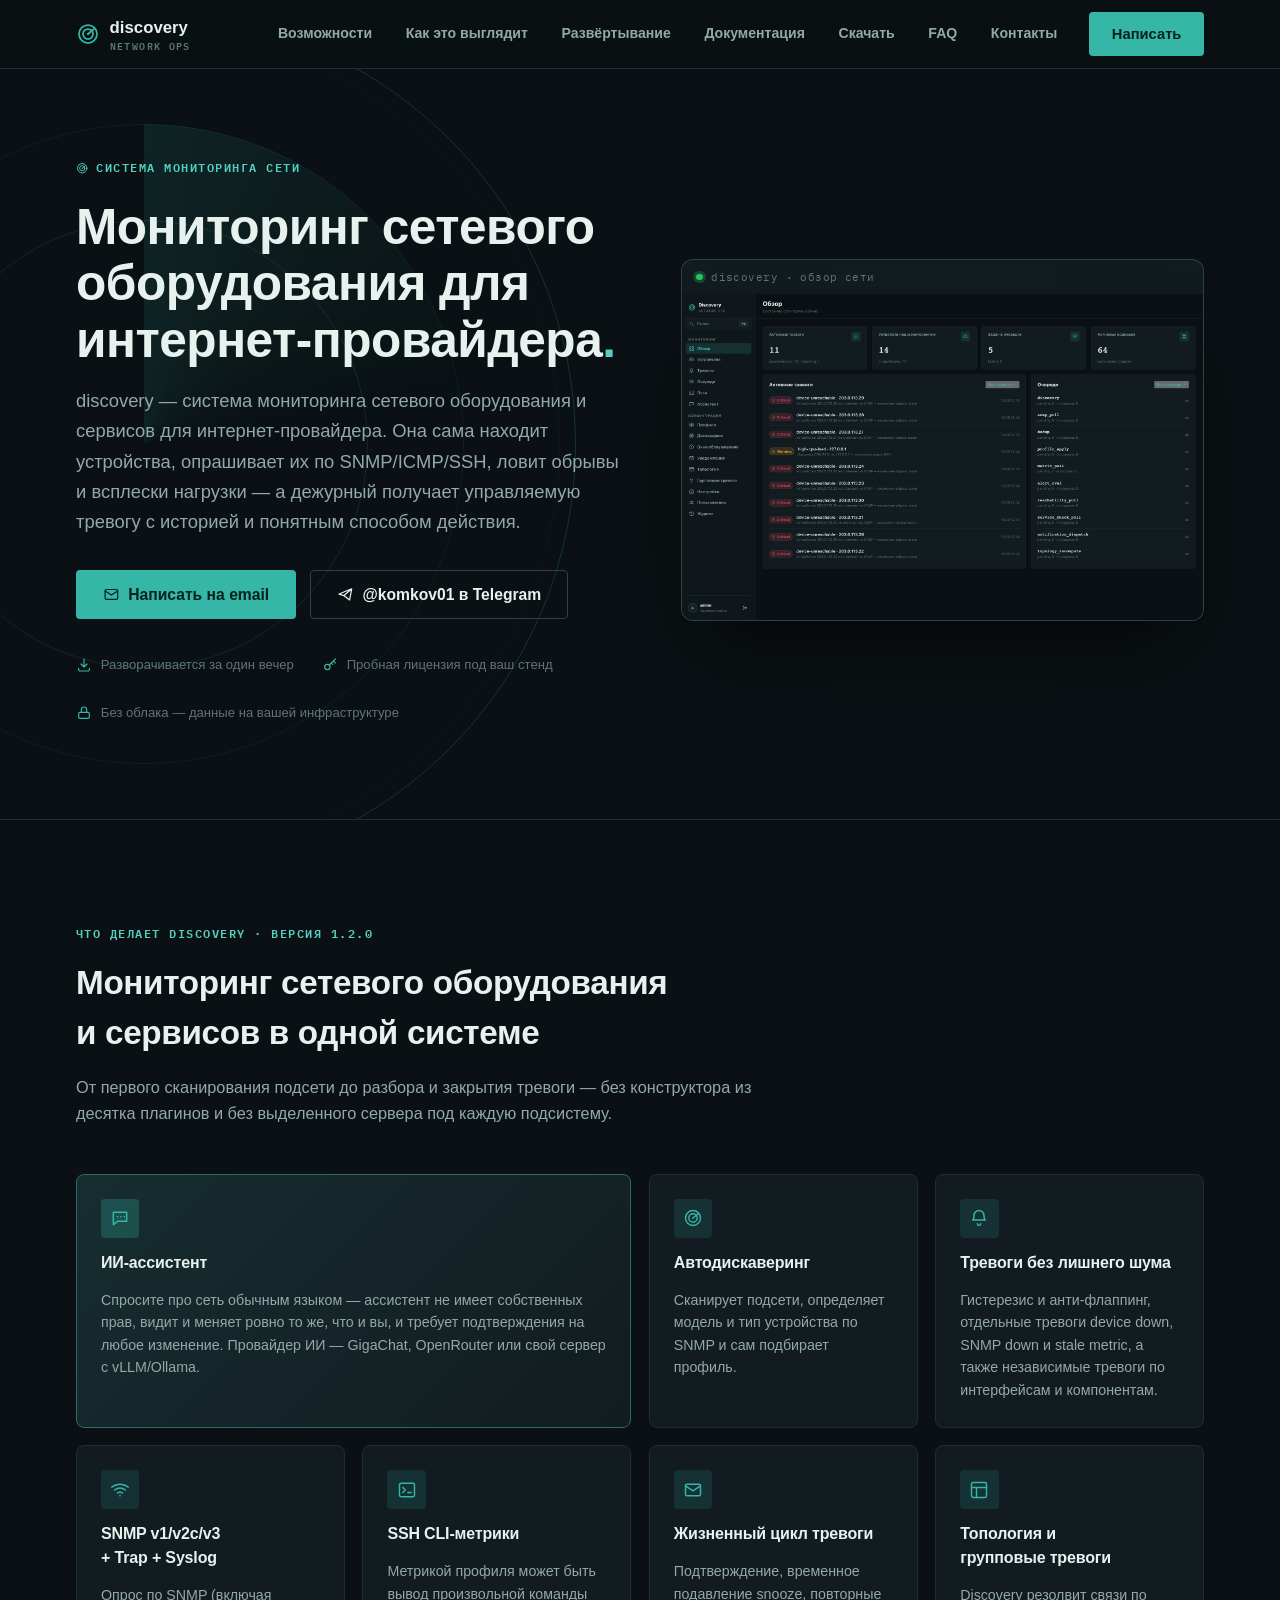
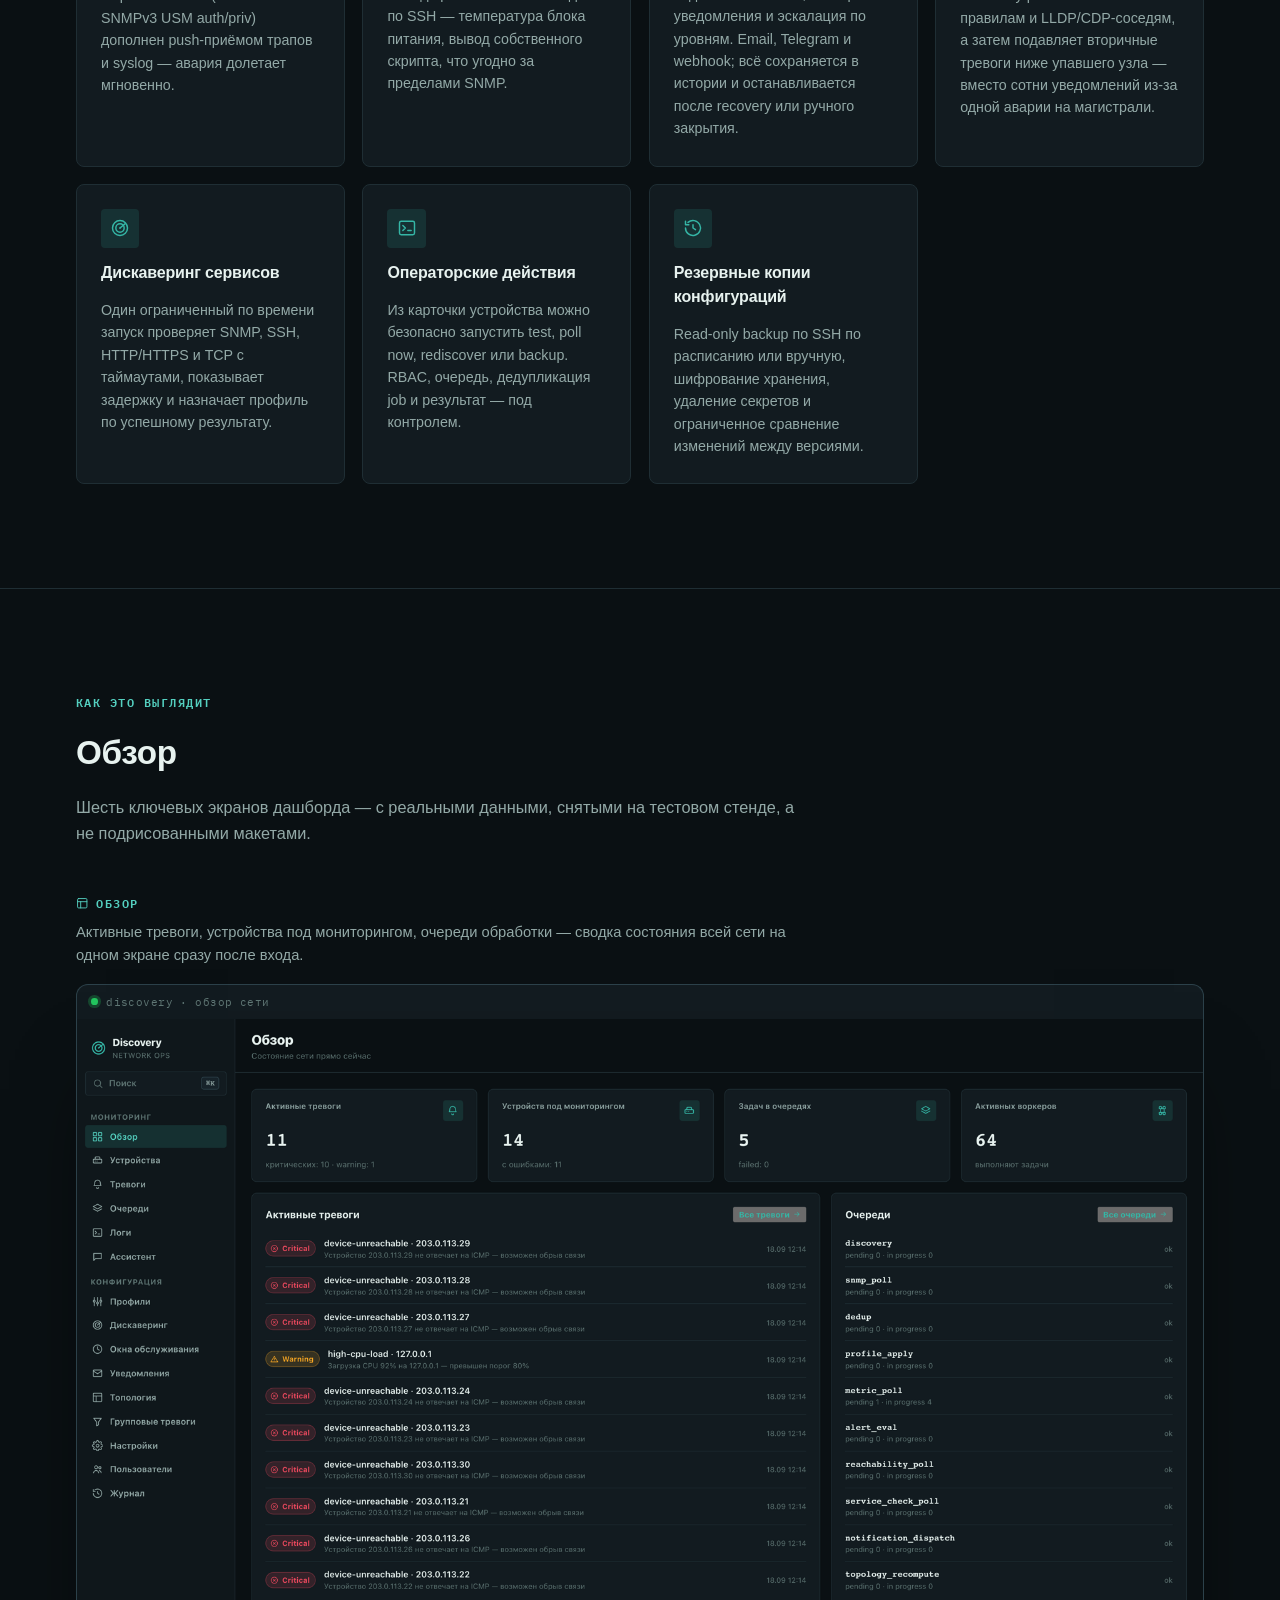
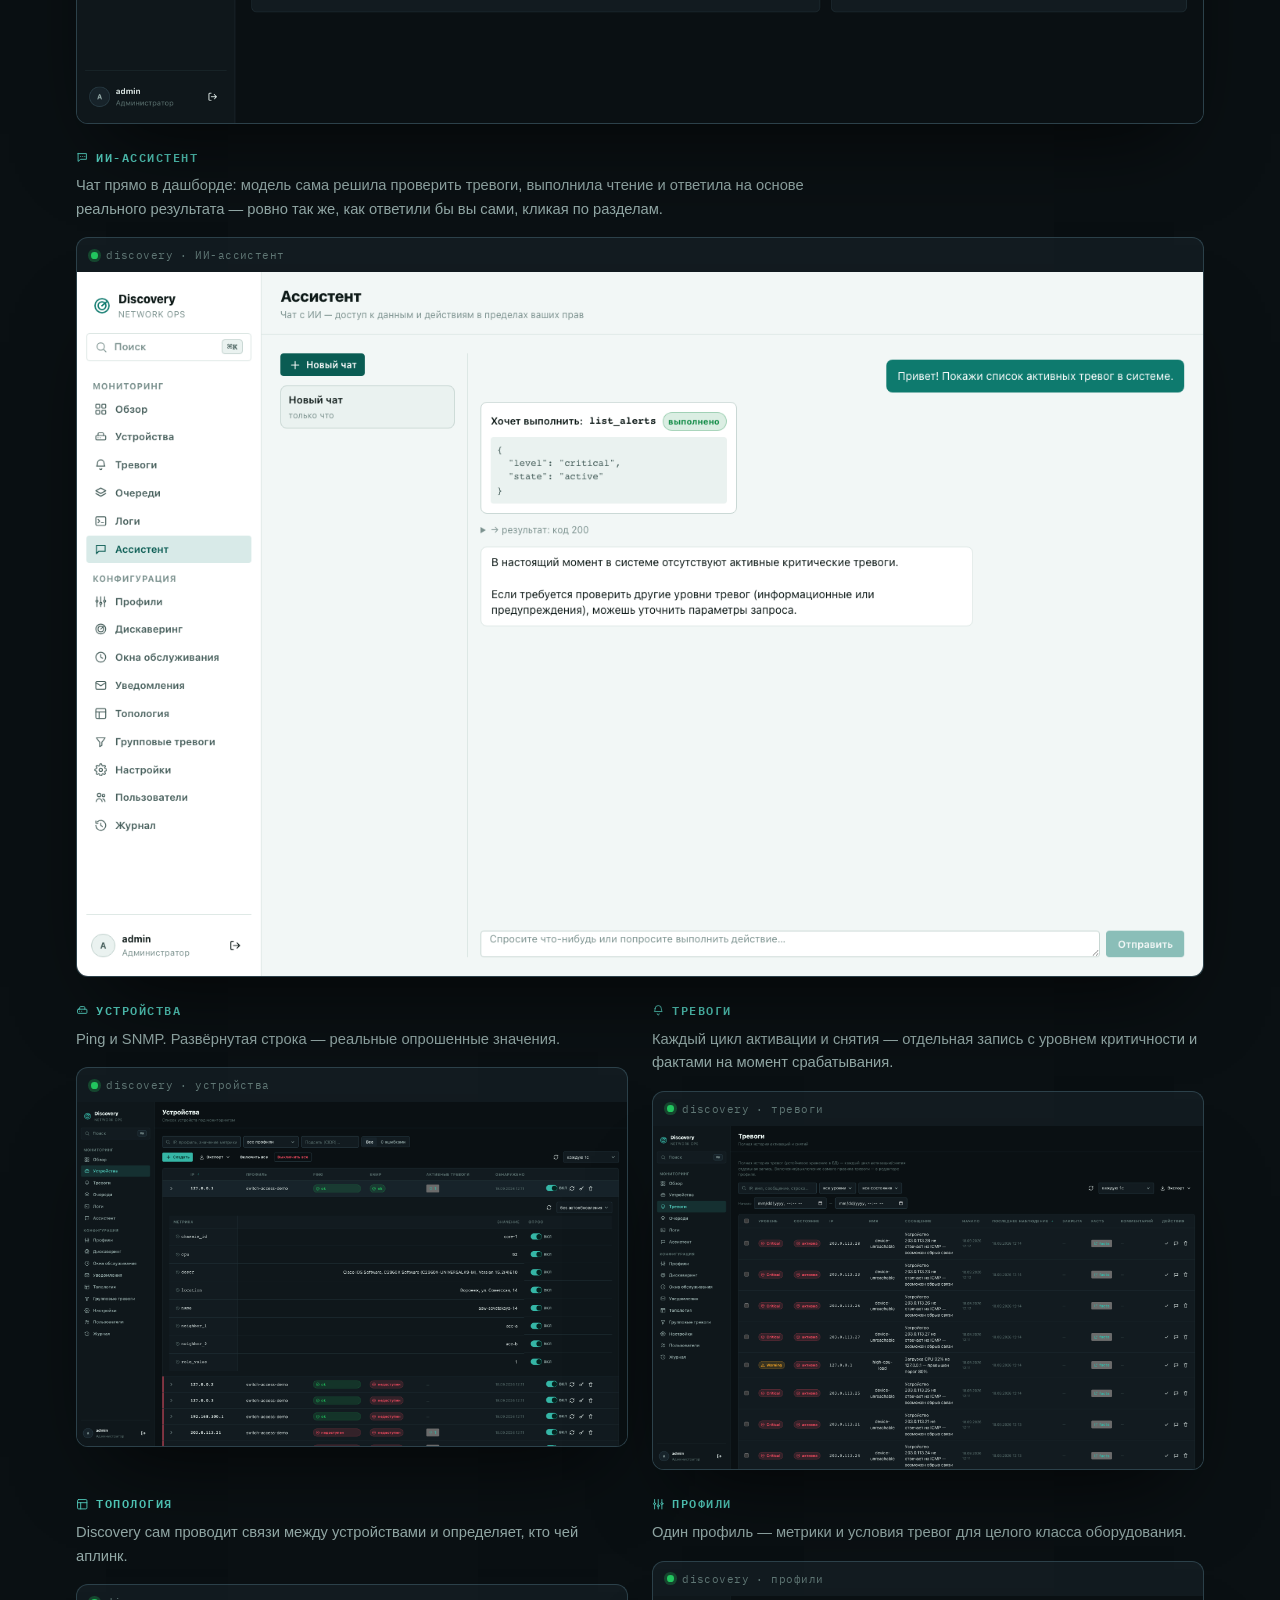
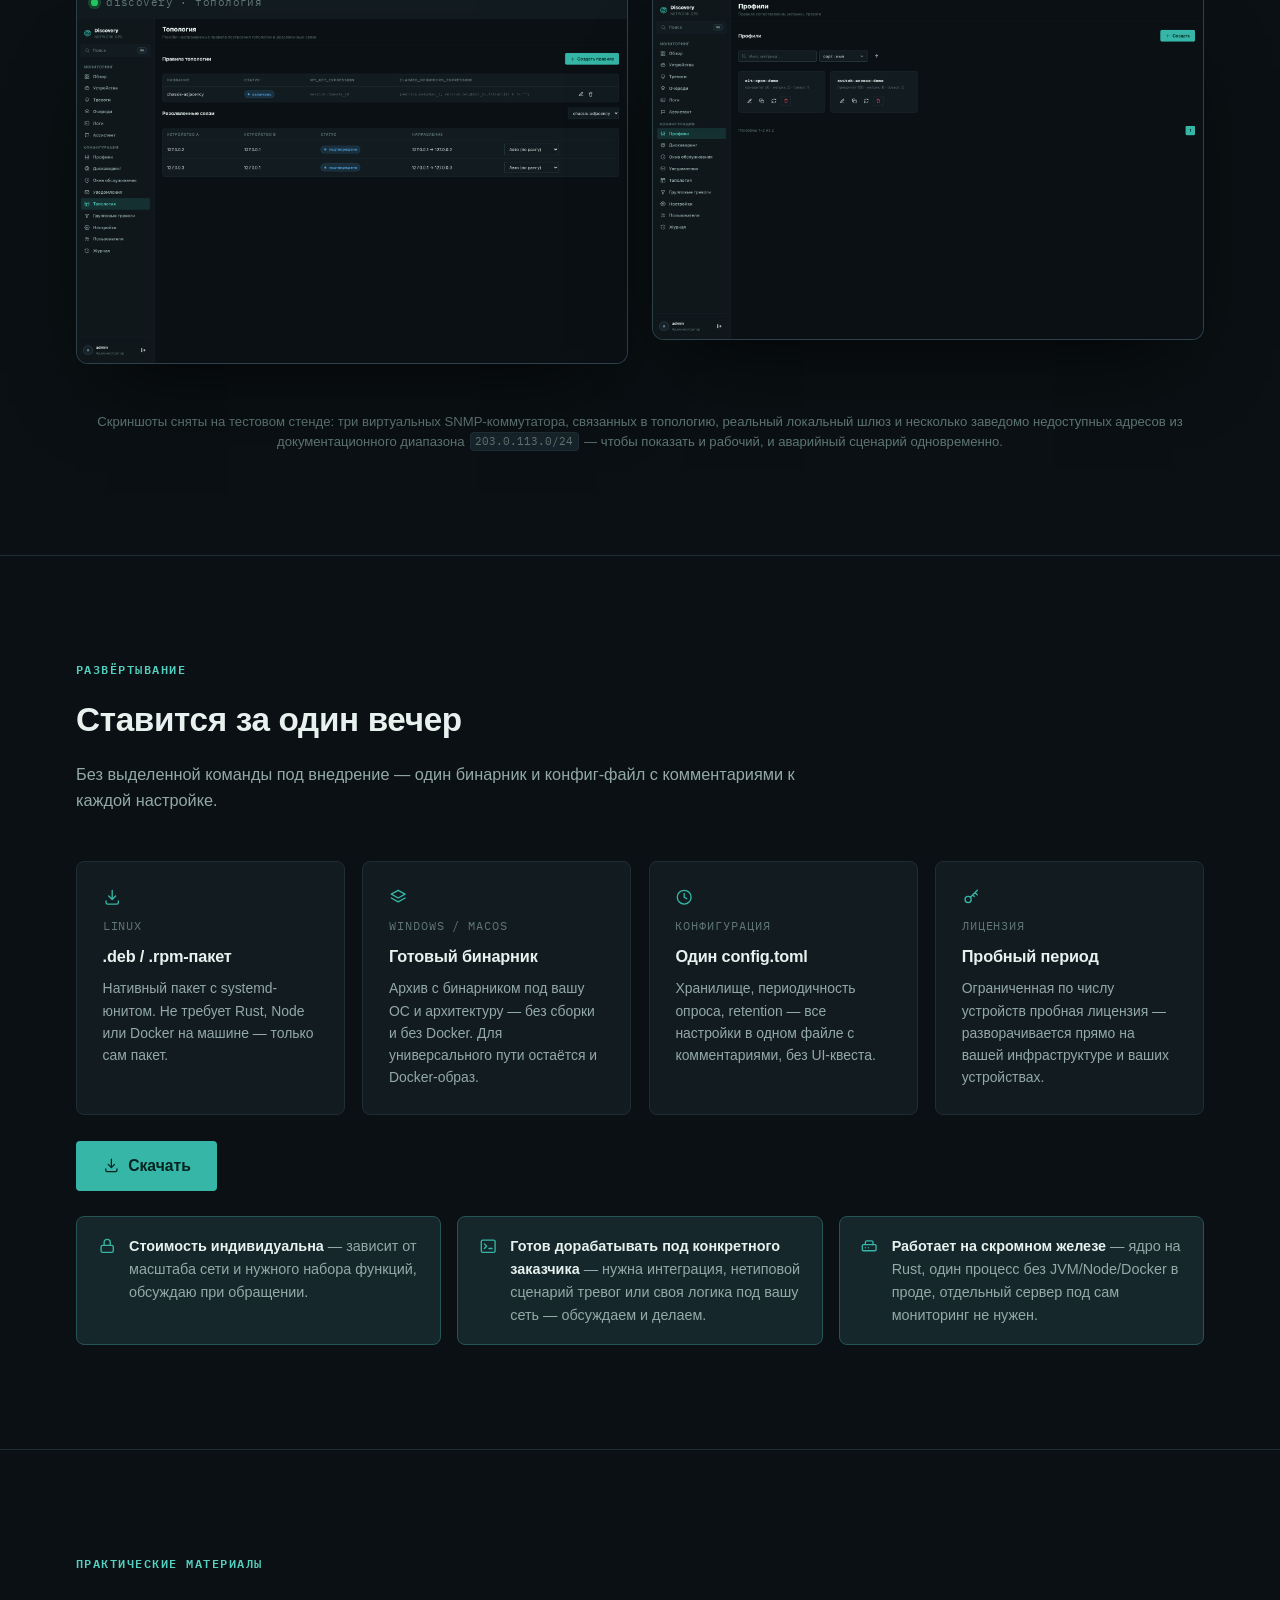
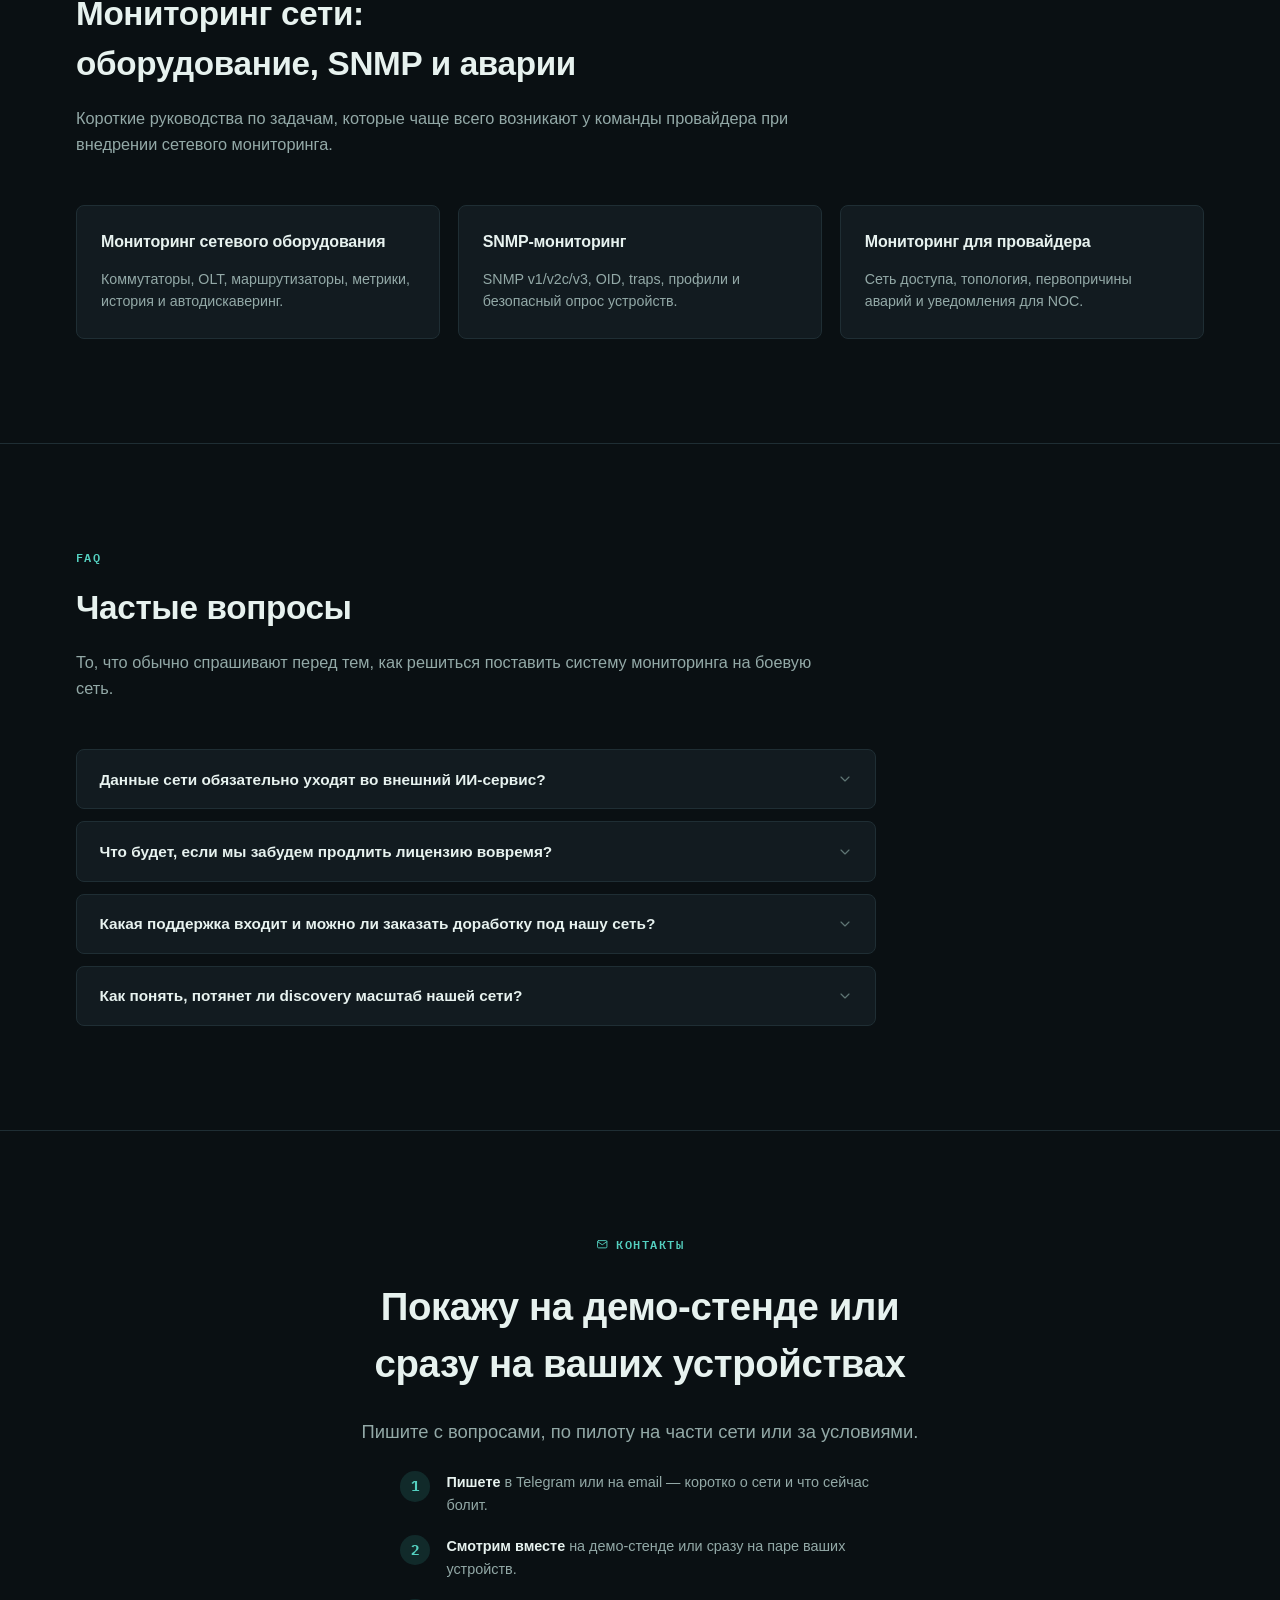
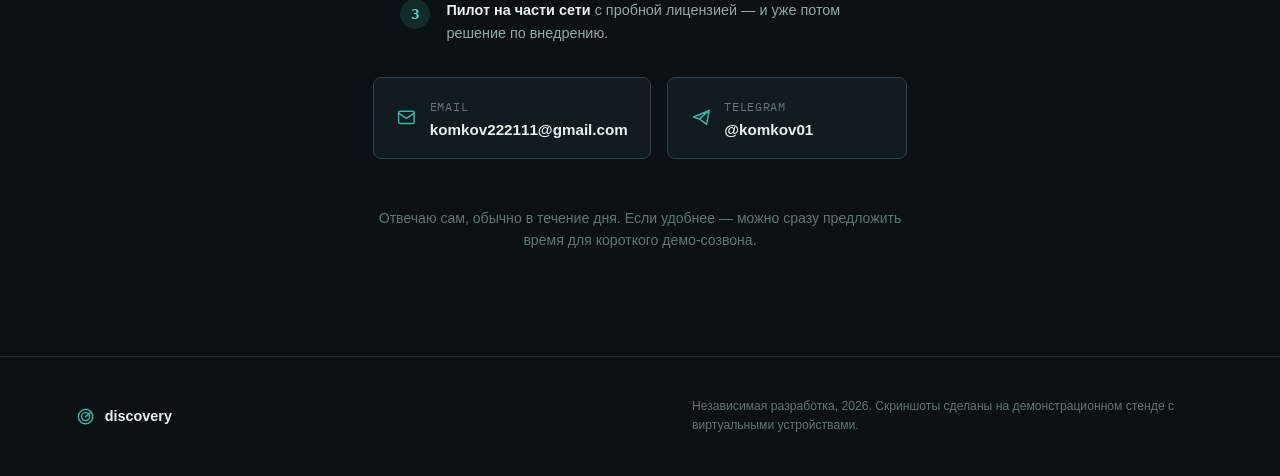
<file: index.html>
<!doctype html>
<html lang="ru">
<head>
<meta charset="utf-8">
<meta name="viewport" content="width=device-width, initial-scale=1">
<title>Мониторинг сетевого оборудования для провайдера — discovery</title>
<meta name="description" content="Система мониторинга сетевого оборудования и сетей связи для интернет-провайдеров: SNMP/ICMP/SSH, автодискаверинг, тревоги, топология и уведомления. Пилот за один вечер.">
<link rel="canonical" href="https://seelentov.github.io/discovery-landing/">
<meta name="theme-color" content="#35b6a6">
<meta property="og:type" content="website">
<meta property="og:site_name" content="discovery">
<meta property="og:title" content="Мониторинг сетевого оборудования для провайдера — discovery">
<meta property="og:description" content="Мониторинг сетевого оборудования и сетей связи: SNMP/ICMP/SSH, автодискаверинг, тревоги, топология и уведомления для интернет-провайдера.">
<meta property="og:url" content="https://seelentov.github.io/discovery-landing/">
<meta property="og:image" content="https://seelentov.github.io/discovery-landing/assets/img/shot-overview.png">
<meta name="twitter:card" content="summary_large_image">
<meta name="twitter:title" content="Мониторинг сетевого оборудования для провайдера — discovery">
<meta name="twitter:description" content="Мониторинг сетевого оборудования и сетей связи: SNMP/ICMP/SSH, автодискаверинг, тревоги, топология и уведомления.">
<meta name="twitter:image" content="https://seelentov.github.io/discovery-landing/assets/img/shot-overview.png">
<link rel="icon" type="image/svg+xml" href="data:image/svg+xml,%3Csvg xmlns='http://www.w3.org/2000/svg' viewBox='0 0 24 24'%3E%3Ccircle cx='12' cy='12' r='9' fill='none' stroke='%2335b6a6' stroke-width='2'/%3E%3Ccircle cx='12' cy='12' r='5' fill='none' stroke='%2335b6a6' stroke-width='2'/%3E%3Ccircle cx='12' cy='12' r='1.6' fill='%2335b6a6'/%3E%3C/svg%3E">
<link rel="preconnect" href="https://fonts.googleapis.com">
<link rel="preconnect" href="https://fonts.gstatic.com" crossorigin>
<link href="https://fonts.googleapis.com/css2?family=IBM+Plex+Mono:wght@500;600;700&display=swap" rel="stylesheet">
<link rel="stylesheet" href="assets/css/style.css?v=2">
<script type="application/ld+json">
{"@context":"https://schema.org","@type":"SoftwareApplication","name":"discovery","applicationCategory":"NetworkMonitoring","operatingSystem":"Linux, macOS, Windows","description":"Система мониторинга сетевого оборудования и сервисов для интернет-провайдеров.","url":"https://seelentov.github.io/discovery-landing/","downloadUrl":"https://seelentov.github.io/discovery-landing/download.html","softwareVersion":"1.2.0","offers":{"@type":"Offer","price":"0","priceCurrency":"RUB","description":"Пробный период"},"featureList":["Автодискаверинг сетевых устройств","SNMP, ICMP, SSH, Trap и Syslog","Тревоги и уведомления","Топология сети","Резервные копии конфигураций"]}
</script>
<script type="application/ld+json">
{"@context":"https://schema.org","@type":"FAQPage","mainEntity":[{"@type":"Question","name":"Данные сети обязательно уходят во внешний ИИ-сервис?","acceptedAnswer":{"@type":"Answer","text":"Нет. Можно использовать собственный сервер с vLLM или Ollama, чтобы данные не покидали инфраструктуру."}},{"@type":"Question","name":"Что будет, если мы забудем продлить лицензию вовремя?","acceptedAnswer":{"@type":"Answer","text":"Устройства продолжают опрашиваться, тревоги срабатывать и уведомления приходить; ограничивается только создание новых объектов и конфигураций."}},{"@type":"Question","name":"Как понять, потянет ли discovery масштаб нашей сети?","acceptedAnswer":{"@type":"Answer","text":"Рекомендуется развернуть пробную версию на части сети или демо-стенде и проверить реальную нагрузку."}}]}
</script>
</head>
<body>

<svg class="icon-sprite" aria-hidden="true">
  <defs>
    <symbol id="ic-radar" viewBox="0 0 24 24"><circle cx="12" cy="12" r="9"/><circle cx="12" cy="12" r="5"/><path d="M12 12 18 7"/><circle cx="12" cy="12" r="1" class="ic-fill"/></symbol>
    <symbol id="ic-router" viewBox="0 0 24 24"><rect x="3" y="10" width="18" height="8" rx="1.5"/><path d="M7 10V7a2 2 0 0 1 2-2h6a2 2 0 0 1 2 2v3M7 14h.01M11 14h.01"/></symbol>
    <symbol id="ic-bell" viewBox="0 0 24 24"><path d="M6 9a6 6 0 0 1 12 0c0 4 1.5 5.5 1.5 5.5H4.5S6 13 6 9Z"/><path d="M10 19a2 2 0 0 0 4 0"/></symbol>
    <symbol id="ic-wifi" viewBox="0 0 24 24"><path d="M2 8.5a16 16 0 0 1 20 0M5.5 12a11 11 0 0 1 13 0M9 15.5a6 6 0 0 1 6 0"/><circle cx="12" cy="19" r="1" class="ic-fill"/></symbol>
    <symbol id="ic-terminal" viewBox="0 0 24 24"><rect x="3" y="4" width="18" height="16" rx="2"/><path d="m7 9 3 3-3 3M13 15h4"/></symbol>
    <symbol id="ic-mail" viewBox="0 0 24 24"><rect x="3" y="5" width="18" height="14" rx="2"/><path d="m3 7 9 6 9-6"/></symbol>
    <symbol id="ic-layout" viewBox="0 0 24 24"><rect x="3" y="3" width="18" height="18" rx="2"/><path d="M3 9h18M9 9v12"/></symbol>
    <symbol id="ic-stack" viewBox="0 0 24 24"><path d="m12 3 9 5-9 5-9-5 9-5Z"/><path d="m3 13 9 5 9-5"/></symbol>
    <symbol id="ic-lock" viewBox="0 0 24 24"><rect x="4" y="11" width="16" height="9" rx="2"/><path d="M8 11V7a4 4 0 0 1 8 0v4"/></symbol>
    <symbol id="ic-clock" viewBox="0 0 24 24"><circle cx="12" cy="12" r="9"/><path d="M12 7v5l3.5 2"/></symbol>
    <symbol id="ic-key" viewBox="0 0 24 24"><circle cx="8" cy="15" r="4"/><path d="m11 12 9-9M17 6l3 3M14 9l2 2"/></symbol>
    <symbol id="ic-download" viewBox="0 0 24 24"><path d="M12 3v12m0 0 4.5-4.5M12 15 7.5 10.5"/><path d="M4 17v2a2 2 0 0 0 2 2h12a2 2 0 0 0 2-2v-2"/></symbol>
    <symbol id="ic-arrow-right" viewBox="0 0 24 24"><path d="M5 12h14M13 6l6 6-6 6"/></symbol>
    <symbol id="ic-check-circle" viewBox="0 0 24 24"><circle cx="12" cy="12" r="9"/><path d="m8 12.5 2.5 2.5L16 9.5"/></symbol>
    <symbol id="ic-external" viewBox="0 0 24 24"><path d="M14 4h6v6M20 4 10 14M8 6H5a1 1 0 0 0-1 1v12a1 1 0 0 0 1 1h12a1 1 0 0 0 1-1v-3"/></symbol>
    <symbol id="ic-telegram" viewBox="0 0 24 24"><path d="M21 4 3 11.5l6 2M21 4l-3 16-8-6M21 4 10 13.5"/></symbol>
    <symbol id="ic-history" viewBox="0 0 24 24"><path d="M3 12a9 9 0 1 0 3-6.7"/><path d="M3 4v4h4"/><path d="M12 8v4l3 2"/></symbol>
    <symbol id="ic-sliders" viewBox="0 0 24 24"><path d="M5 21V13M5 9V3M12 21v-4M12 13V3M19 21v-8M19 9V3"/><circle cx="5" cy="11" r="2"/><circle cx="12" cy="15" r="2"/><circle cx="19" cy="11" r="2"/></symbol>
    <symbol id="ic-chat" viewBox="0 0 24 24"><path d="M4 5h16v11H9l-5 4V5Z"/><circle cx="9" cy="10.5" r="1" class="ic-fill"/><circle cx="13" cy="10.5" r="1" class="ic-fill"/><circle cx="17" cy="10.5" r="1" class="ic-fill"/></symbol>
    <symbol id="ic-chevron-down" viewBox="0 0 24 24"><path d="m6 9 6 6 6-6"/></symbol>
  </defs>
</svg>

<header class="site">
  <div class="wrap">
    <a href="#top" class="brand">
      <svg class="ic"><use href="#ic-radar"/></svg>
      <span>discovery<small>NETWORK OPS</small></span>
    </a>
    <nav class="site-nav">
      <div class="nav-links">
        <a href="#features">Возможности</a>
        <a href="#look">Как это выглядит</a>
        <a href="#deploy">Развёртывание</a>
        <a href="docs.html">Документация</a>
        <a href="download.html">Скачать</a>
        <a href="#faq">FAQ</a>
        <a href="#contact">Контакты</a>
      </div>
      <a class="btn btn-primary" href="mailto:komkov222111@gmail.com?subject=discovery%20%E2%80%94%20%D0%B2%D0%BE%D0%BF%D1%80%D0%BE%D1%81">Написать</a>
    </nav>
  </div>
</header>

<main id="top">

  <section class="hero">
    <div class="radar-rings" aria-hidden="true">
      <div class="radar-sweep"></div>
      <i></i><i></i><i></i><i></i>
    </div>
    <div class="wrap hero-grid">
      <div class="hero-copy">
        <span class="eyebrow"><svg class="ic"><use href="#ic-radar"/></svg>Система мониторинга сети</span>
        <h1>Мониторинг сетевого оборудования для интернет-провайдера<span class="hl">.</span></h1>
        <p class="lede">discovery — система мониторинга сетевого оборудования и сервисов для интернет-провайдера. Она сама находит устройства, опрашивает их по SNMP/ICMP/SSH, ловит обрывы и всплески нагрузки — а дежурный получает управляемую тревогу с историей и понятным способом действия.</p>
        <div class="cta-row">
          <a class="btn btn-primary btn-lg" href="mailto:komkov222111@gmail.com?subject=discovery%20%E2%80%94%20%D0%B2%D0%BE%D0%BF%D1%80%D0%BE%D1%81">
            <svg class="ic"><use href="#ic-mail"/></svg>Написать на email
          </a>
          <a class="btn btn-ghost btn-lg" href="https://t.me/komkov01" target="_blank" rel="noopener">
            <svg class="ic"><use href="#ic-telegram"/></svg>@komkov01 в Telegram
          </a>
        </div>
        <div class="hero-foot">
          <span class="item"><svg class="ic"><use href="#ic-download"/></svg>Разворачивается за один вечер</span>
          <span class="item"><svg class="ic"><use href="#ic-key"/></svg>Пробная лицензия под ваш стенд</span>
          <span class="item"><svg class="ic"><use href="#ic-lock"/></svg>Без облака — данные на вашей инфраструктуре</span>
        </div>
      </div>
      <div class="frame">
        <div class="frame-bar"><span class="dot"></span>discovery · обзор сети</div>
        <img class="frame-shot" src="assets/img/shot-overview.png" alt="Дашборд discovery: обзор сети — активные тревоги, устройства под мониторингом, очереди обработки">
      </div>
    </div>
  </section>

  <section id="features">
    <div class="wrap">
      <div class="section-head">
        <span class="eyebrow">Что делает discovery · версия 1.2.0</span>
        <h2>Мониторинг сетевого оборудования и сервисов в одной системе</h2>
        <p>От первого сканирования подсети до разбора и закрытия тревоги — без конструктора из десятка плагинов и без выделенного сервера под каждую подсистему.</p>
      </div>
      <div class="feature-grid">
        <div class="feature-card featured">
          <span class="fi"><svg class="ic"><use href="#ic-chat"/></svg></span>
          <h3>ИИ-ассистент</h3>
          <p>Спросите про сеть обычным языком — ассистент не имеет собственных прав, видит и меняет ровно то же, что и вы, и требует подтверждения на любое изменение. Провайдер ИИ — GigaChat, OpenRouter или свой сервер с vLLM/Ollama.</p>
        </div>
        <div class="feature-card">
          <span class="fi"><svg class="ic"><use href="#ic-radar"/></svg></span>
          <h3>Автодискаверинг</h3>
          <p>Сканирует подсети, определяет модель и тип устройства по SNMP и сам подбирает профиль.</p>
        </div>
        <div class="feature-card">
          <span class="fi"><svg class="ic"><use href="#ic-bell"/></svg></span>
          <h3>Тревоги без лишнего шума</h3>
          <p>Гистерезис и анти-флаппинг, отдельные тревоги device down, SNMP down и stale metric, а также независимые тревоги по интерфейсам и компонентам.</p>
        </div>
        <div class="feature-card">
          <span class="fi"><svg class="ic"><use href="#ic-wifi"/></svg></span>
          <h3>SNMP v1/v2c/v3 + Trap + Syslog</h3>
          <p>Опрос по SNMP (включая SNMPv3 USM auth/priv) дополнен push-приёмом трапов и syslog — авария долетает мгновенно.</p>
        </div>
        <div class="feature-card">
          <span class="fi"><svg class="ic"><use href="#ic-terminal"/></svg></span>
          <h3>SSH CLI-метрики</h3>
          <p>Метрикой профиля может быть вывод произвольной команды по SSH — температура блока питания, вывод собственного скрипта, что угодно за пределами SNMP.</p>
        </div>
        <div class="feature-card">
          <span class="fi"><svg class="ic"><use href="#ic-mail"/></svg></span>
          <h3>Жизненный цикл тревоги</h3>
          <p>Подтверждение, временное подавление snooze, повторные уведомления и эскалация по уровням. Email, Telegram и webhook; всё сохраняется в истории и останавливается после recovery или ручного закрытия.</p>
        </div>
        <div class="feature-card">
          <span class="fi"><svg class="ic"><use href="#ic-layout"/></svg></span>
          <h3>Топология и групповые тревоги</h3>
          <p>Discovery резолвит связи по правилам и LLDP/CDP-соседям, а затем подавляет вторичные тревоги ниже упавшего узла — вместо сотни уведомлений из-за одной аварии на магистрали.</p>
        </div>
        <div class="feature-card">
          <span class="fi"><svg class="ic"><use href="#ic-radar"/></svg></span>
          <h3>Дискаверинг сервисов</h3>
          <p>Один ограниченный по времени запуск проверяет SNMP, SSH, HTTP/HTTPS и TCP с таймаутами, показывает задержку и назначает профиль по успешному результату.</p>
        </div>
        <div class="feature-card">
          <span class="fi"><svg class="ic"><use href="#ic-terminal"/></svg></span>
          <h3>Операторские действия</h3>
          <p>Из карточки устройства можно безопасно запустить test, poll now, rediscover или backup. RBAC, очередь, дедупликация job и результат — под контролем.</p>
        </div>
        <div class="feature-card">
          <span class="fi"><svg class="ic"><use href="#ic-history"/></svg></span>
          <h3>Резервные копии конфигураций</h3>
          <p>Read-only backup по SSH по расписанию или вручную, шифрование хранения, удаление секретов и ограниченное сравнение изменений между версиями.</p>
        </div>
      </div>
    </div>
  </section>

  <section id="look">
    <div class="wrap">
      <div class="section-head">
        <span class="eyebrow">Как это выглядит</span>
        <h2>Обзор</h2>
        <p>Шесть ключевых экранов дашборда — с реальными данными, снятыми на тестовом стенде, а не подрисованными макетами.</p>
      </div>

      <div class="gallery">

        <div class="gallery-card featured">
          <div class="gallery-card-head">
            <span class="eyebrow"><svg class="ic"><use href="#ic-layout"/></svg>Обзор</span>
            <p>Активные тревоги, устройства под мониторингом, очереди обработки — сводка состояния всей сети на одном экране сразу после входа.</p>
          </div>
          <div class="frame">
            <div class="frame-bar"><span class="dot"></span>discovery · обзор сети</div>
            <img class="frame-shot" src="assets/img/shot-overview.png" alt="Дашборд discovery: обзор сети — активные тревоги, устройства под мониторингом, очереди обработки">
          </div>
        </div>

        <div class="gallery-card featured">
          <div class="gallery-card-head">
            <span class="eyebrow"><svg class="ic"><use href="#ic-chat"/></svg>ИИ-ассистент</span>
            <p>Чат прямо в дашборде: модель сама решила проверить тревоги, выполнила чтение и ответила на основе реального результата — ровно так же, как ответили бы вы сами, кликая по разделам.</p>
          </div>
          <div class="frame">
            <div class="frame-bar"><span class="dot"></span>discovery · ИИ-ассистент</div>
            <img class="frame-shot" src="assets/img/shot-assistant.png" alt="Чат с ИИ-ассистентом discovery — модель сама решила проверить тревоги и ответила на основе реального результата">
          </div>
        </div>

        <div class="gallery-card">
          <div class="gallery-card-head">
            <span class="eyebrow"><svg class="ic"><use href="#ic-router"/></svg>Устройства</span>
            <p>Ping и SNMP. Развёрнутая строка — реальные опрошенные значения.</p>
          </div>
          <div class="frame">
            <div class="frame-bar"><span class="dot"></span>discovery · устройства</div>
            <img class="frame-shot" src="assets/img/shot-devices.png" alt="Список устройств discovery с раскрытой строкой метрик: реальные значения CPU, sysDescr и локации, опрошенные по SNMP">
          </div>
        </div>

        <div class="gallery-card">
          <div class="gallery-card-head">
            <span class="eyebrow"><svg class="ic"><use href="#ic-bell"/></svg>Тревоги</span>
            <p>Каждый цикл активации и снятия — отдельная запись с уровнем критичности и фактами на момент срабатывания.</p>
          </div>
          <div class="frame">
            <div class="frame-bar"><span class="dot"></span>discovery · тревоги</div>
            <img class="frame-shot" src="assets/img/shot-alerts.png" alt="Таблица тревог discovery: критические и предупреждающие тревоги с сообщениями, временем начала и последнего наблюдения">
          </div>
        </div>

        <div class="gallery-card">
          <div class="gallery-card-head">
            <span class="eyebrow"><svg class="ic"><use href="#ic-layout"/></svg>Топология</span>
            <p>Discovery сам проводит связи между устройствами и определяет, кто чей аплинк.</p>
          </div>
          <div class="frame">
            <div class="frame-bar"><span class="dot"></span>discovery · топология</div>
            <img class="frame-shot" src="assets/img/shot-topology.png" alt="Страница топологии discovery: правило сопоставления по Rhai-выражению и таблица резолвленных связей между тремя устройствами с направлением аплинка">
          </div>
        </div>

        <div class="gallery-card">
          <div class="gallery-card-head">
            <span class="eyebrow"><svg class="ic"><use href="#ic-sliders"/></svg>Профили</span>
            <p>Один профиль — метрики и условия тревог для целого класса оборудования.</p>
          </div>
          <div class="frame">
            <div class="frame-bar"><span class="dot"></span>discovery · профили</div>
            <img class="frame-shot" src="assets/img/shot-profiles.png" alt="Список профилей discovery: два профиля с числом метрик и правил тревог в каждом">
          </div>
        </div>

      </div>

      <p class="demo-note">Скриншоты сняты на тестовом стенде: три виртуальных SNMP-коммутатора, связанных в топологию, реальный локальный шлюз и несколько заведомо недоступных адресов из документационного диапазона <code>203.0.113.0/24</code> — чтобы показать и рабочий, и аварийный сценарий одновременно.</p>
    </div>
  </section>

  <section id="deploy">
    <div class="wrap">
      <div class="section-head">
        <span class="eyebrow">Развёртывание</span>
        <h2>Ставится за один вечер</h2>
        <p>Без выделенной команды под внедрение — один бинарник и конфиг-файл с комментариями к каждой настройке.</p>
      </div>
      <div class="deploy-grid">
        <div class="deploy-card">
          <svg class="ic"><use href="#ic-download"/></svg>
          <div class="step">LINUX</div>
          <h3>.deb / .rpm-пакет</h3>
          <p>Нативный пакет с systemd-юнитом. Не требует Rust, Node или Docker на машине — только сам пакет.</p>
        </div>
        <div class="deploy-card">
          <svg class="ic"><use href="#ic-stack"/></svg>
          <div class="step">WINDOWS / MACOS</div>
          <h3>Готовый бинарник</h3>
          <p>Архив с бинарником под вашу ОС и архитектуру — без сборки и без Docker. Для универсального пути остаётся и Docker-образ.</p>
        </div>
        <div class="deploy-card">
          <svg class="ic"><use href="#ic-clock"/></svg>
          <div class="step">КОНФИГУРАЦИЯ</div>
          <h3>Один config.toml</h3>
          <p>Хранилище, периодичность опроса, retention — все настройки в одном файле с комментариями, без UI-квеста.</p>
        </div>
        <div class="deploy-card">
          <svg class="ic"><use href="#ic-key"/></svg>
          <div class="step">ЛИЦЕНЗИЯ</div>
          <h3>Пробный период</h3>
          <p>Ограниченная по числу устройств пробная лицензия — разворачивается прямо на вашей инфраструктуре и ваших устройствах.</p>
        </div>
      </div>

      <div class="cta-row" style="margin-top:1.6rem">
        <a class="btn btn-primary btn-lg" href="download.html">
          <svg class="ic"><use href="#ic-download"/></svg>Скачать
        </a>
      </div>

      <div class="notes-grid">
        <div class="price-note">
          <svg class="ic"><use href="#ic-lock"/></svg>
          <p><strong>Стоимость индивидуальна</strong> — зависит от масштаба сети и нужного набора функций, обсуждаю при обращении.</p>
        </div>
        <div class="price-note">
          <svg class="ic"><use href="#ic-terminal"/></svg>
          <p><strong>Готов дорабатывать под конкретного заказчика</strong> — нужна интеграция, нетиповой сценарий тревог или своя логика под вашу сеть — обсуждаем и делаем.</p>
        </div>
        <div class="price-note">
          <svg class="ic"><use href="#ic-router"/></svg>
          <p><strong>Работает на скромном железе</strong> — ядро на Rust, один процесс без JVM/Node/Docker в проде, отдельный сервер под сам мониторинг не нужен.</p>
        </div>
      </div>
    </div>
  </section>

  <section id="guides">
    <div class="wrap">
      <div class="section-head">
        <span class="eyebrow">Практические материалы</span>
        <h2>Мониторинг сети: оборудование, SNMP и аварии</h2>
        <p>Короткие руководства по задачам, которые чаще всего возникают у команды провайдера при внедрении сетевого мониторинга.</p>
      </div>
      <div class="feature-grid">
        <a class="feature-card" href="monitoring-setevogo-oborudovaniya.html"><h3>Мониторинг сетевого оборудования</h3><p>Коммутаторы, OLT, маршрутизаторы, метрики, история и автодискаверинг.</p></a>
        <a class="feature-card" href="snmp-monitoring.html"><h3>SNMP-мониторинг</h3><p>SNMP v1/v2c/v3, OID, traps, профили и безопасный опрос устройств.</p></a>
        <a class="feature-card" href="monitoring-dlya-provaydera.html"><h3>Мониторинг для провайдера</h3><p>Сеть доступа, топология, первопричины аварий и уведомления для NOC.</p></a>
      </div>
    </div>
  </section>

  <section id="faq">
    <div class="wrap">
      <div class="section-head">
        <span class="eyebrow">FAQ</span>
        <h2>Частые вопросы</h2>
        <p>То, что обычно спрашивают перед тем, как решиться поставить систему мониторинга на боевую сеть.</p>
      </div>

      <div class="faq-list">
        <details class="faq-item">
          <summary>Данные сети обязательно уходят во внешний ИИ-сервис?<svg class="ic ic-chevron"><use href="#ic-chevron-down"/></svg></summary>
          <div class="faq-body">
            <p>Нет. Провайдера ИИ-ассистента выбираете вы: GigaChat, OpenRouter — или собственный сервер с vLLM/Ollama, и тогда данные вообще не покидают вашу инфраструктуру. Публичный API — тоже вариант, но не единственный.</p>
          </div>
        </details>
        <details class="faq-item">
          <summary>Что будет, если мы забудем продлить лицензию вовремя?<svg class="ic ic-chevron"><use href="#ic-chevron-down"/></svg></summary>
          <div class="faq-body">
            <p>Ничего катастрофического — сеть не «ослепнет». Устройства продолжают опрашиваться, тревоги продолжают срабатывать и уведомления приходить. Ограничивается только создание нового: новые профили, устройства и конфигурации дискаверинга — до продления. Это осознанно отличается от автоматического пробного периода, где по истечении срока доступ блокируется полностью (см. условия на <a href="download.html#trial">странице загрузки</a>) — для уже работающей системы полная потеря видимости сети из-за забытого продления недопустима.</p>
          </div>
        </details>
        <details class="faq-item">
          <summary>Какая поддержка входит и можно ли заказать доработку под нашу сеть?<svg class="ic ic-chevron"><use href="#ic-chevron-down"/></svg></summary>
          <div class="faq-body">
            <p>Да — от точечных консультаций до доработки под нетиповой сценарий тревог или интеграцию с вашими системами. Конкретный объём поддержки и условия обсуждаем индивидуально при лицензировании.</p>
          </div>
        </details>
        <details class="faq-item">
          <summary>Как понять, потянет ли discovery масштаб нашей сети?<svg class="ic ic-chevron"><use href="#ic-chevron-down"/></svg></summary>
          <div class="faq-body">
            <p>Точного порога по числу устройств я сейчас не публикую — ядро на Rust и рассчитано на скромные ресурсы сервера, но самый надёжный способ проверить — развернуть пробную версию на части вашей сети или на демо-стенде и посмотреть на реальную нагрузку.</p>
          </div>
        </details>
      </div>
    </div>
  </section>

  <section class="cta-section" id="contact">
    <div class="wrap">
      <span class="eyebrow"><svg class="ic"><use href="#ic-mail"/></svg>Контакты</span>
      <h2>Покажу на демо-стенде или сразу на ваших устройствах</h2>
      <p class="lede">Пишите с вопросами, по пилоту на части сети или за условиями.</p>
      <div class="flow">
        <div class="flow-step">
          <span class="flow-step__num"></span>
          <p><strong>Пишете</strong> в Telegram или на email — коротко о сети и что сейчас болит.</p>
        </div>
        <div class="flow-step">
          <span class="flow-step__num"></span>
          <p><strong>Смотрим вместе</strong> на демо-стенде или сразу на паре ваших устройств.</p>
        </div>
        <div class="flow-step">
          <span class="flow-step__num"></span>
          <p><strong>Пилот на части сети</strong> с пробной лицензией — и уже потом решение по внедрению.</p>
        </div>
      </div>
      <div class="contact-cards">
        <a class="contact-card" href="mailto:komkov222111@gmail.com?subject=discovery%20%E2%80%94%20%D0%B2%D0%BE%D0%BF%D1%80%D0%BE%D1%81">
          <svg class="ic"><use href="#ic-mail"/></svg>
          <span><span class="lbl">EMAIL</span><br><span class="val">komkov222111@gmail.com</span></span>
        </a>
        <a class="contact-card" href="https://t.me/komkov01" target="_blank" rel="noopener">
          <svg class="ic"><use href="#ic-telegram"/></svg>
          <span><span class="lbl">TELEGRAM</span><br><span class="val">@komkov01</span></span>
        </a>
      </div>
      <p class="signoff">Отвечаю сам, обычно в течение дня. Если удобнее — можно сразу предложить время для короткого демо-созвона.</p>
    </div>
  </section>

</main>

<footer class="site">
  <div class="wrap">
    <a href="#top" class="brand">
      <svg class="ic"><use href="#ic-radar"/></svg>
      <span>discovery</span>
    </a>
    <p class="fine">Независимая разработка, 2026. Скриншоты сделаны на демонстрационном стенде с виртуальными устройствами.</p>
  </div>
</footer>

</body>
</html>
</file>
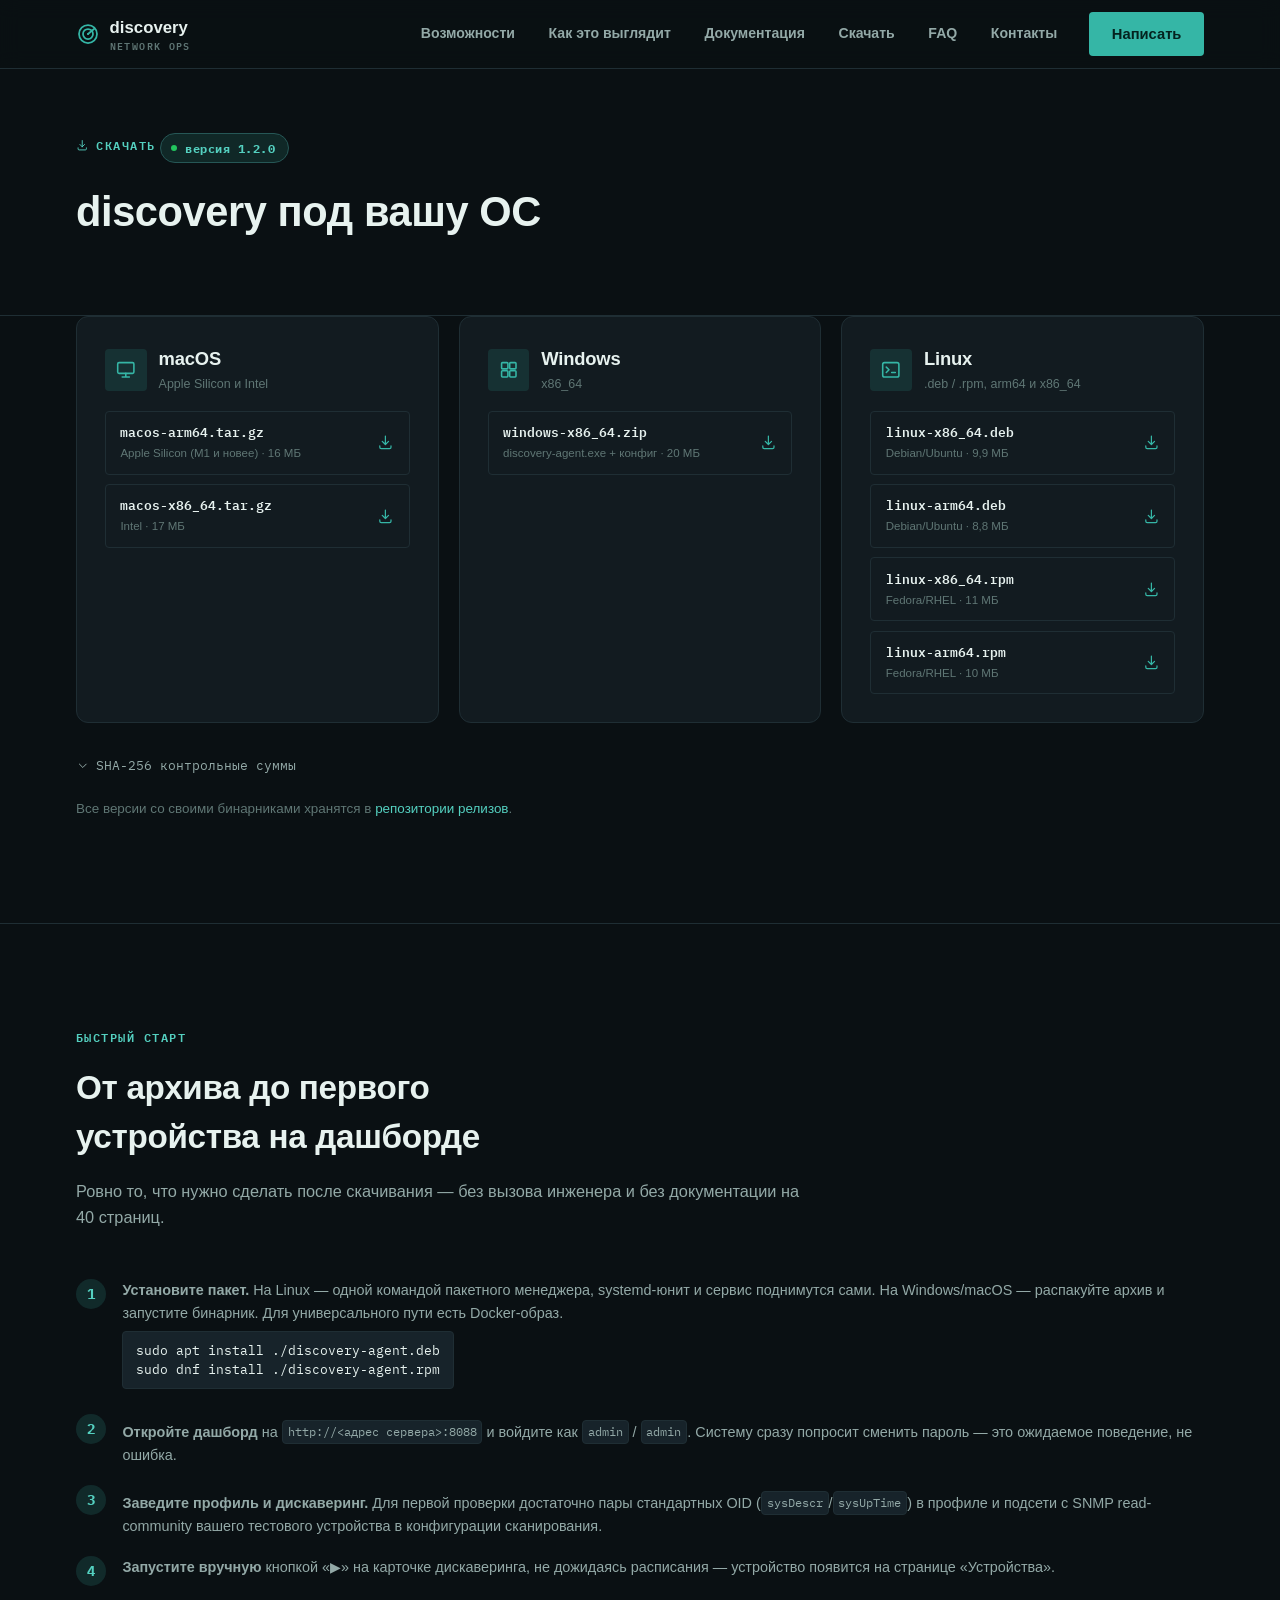
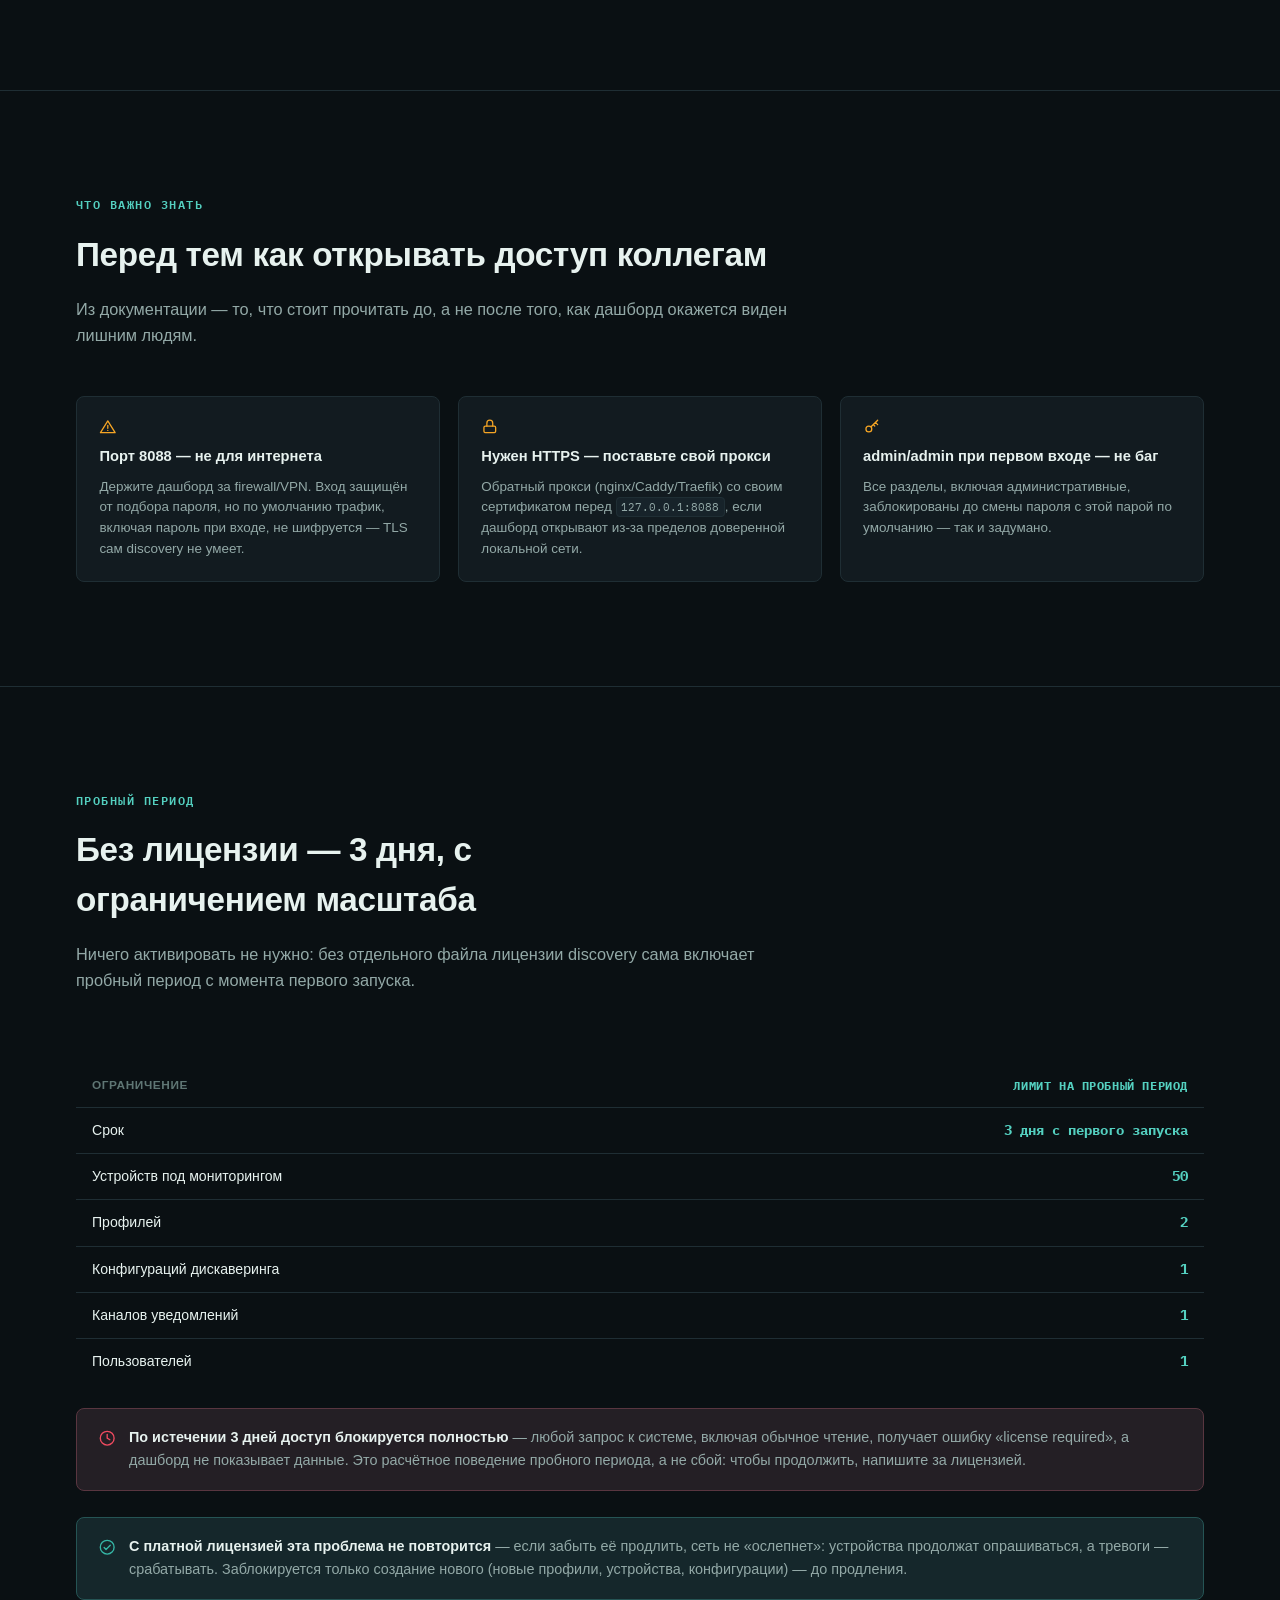
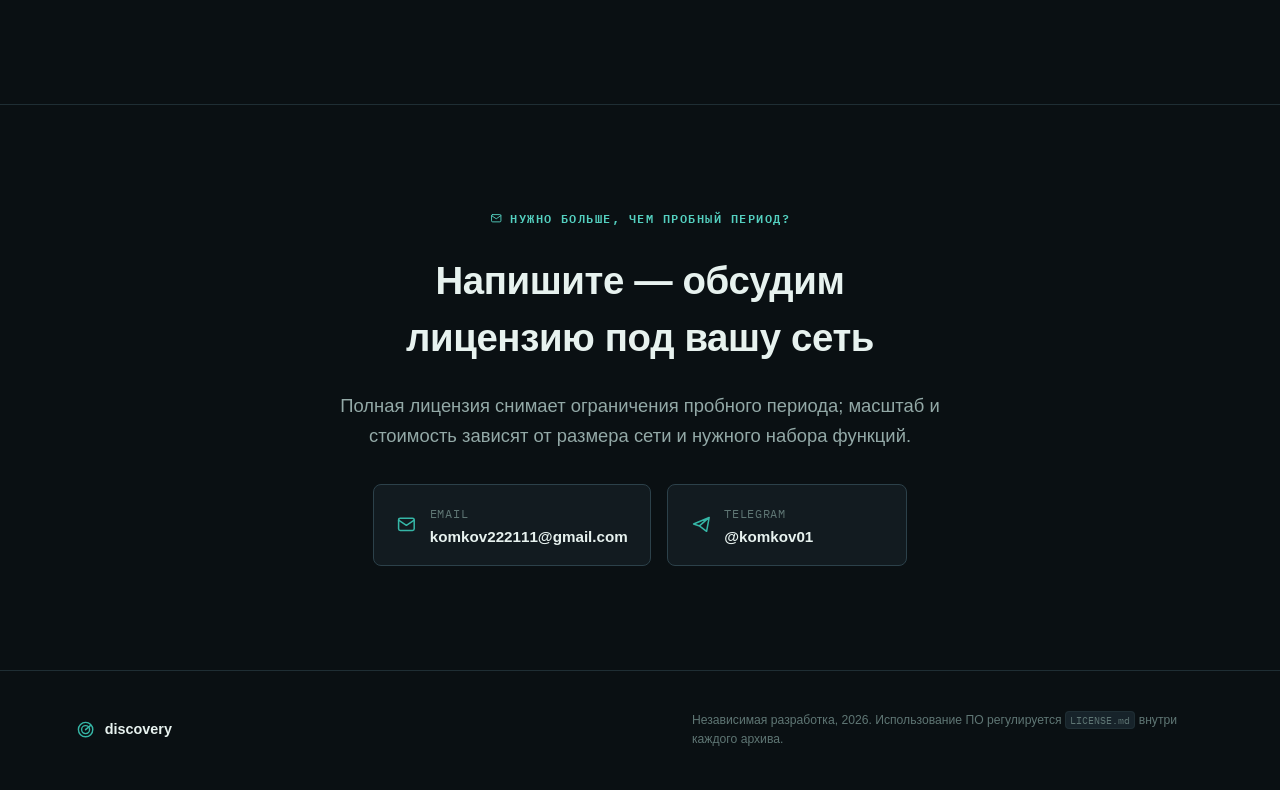
<file: download.html>
<!doctype html>
<html lang="ru">
<head>
<meta charset="utf-8">
<meta name="viewport" content="width=device-width, initial-scale=1">
<title>Скачать систему мониторинга сети — discovery 1.2.0</title>
<meta name="description" content="Скачать discovery 1.2.0 для мониторинга сетевого оборудования: готовые бинарники для Linux, macOS и Windows, установка и пробный период.">
<link rel="canonical" href="https://seelentov.github.io/discovery-landing/download.html">
<meta name="theme-color" content="#35b6a6">
<meta property="og:type" content="website">
<meta property="og:site_name" content="discovery">
<meta property="og:title" content="Скачать систему мониторинга сети — discovery 1.2.0">
<meta property="og:description" content="Готовые бинарники для Linux, macOS и Windows, установка и пробный период для мониторинга сетевого оборудования.">
<meta property="og:url" content="https://seelentov.github.io/discovery-landing/download.html">
<meta property="og:image" content="https://seelentov.github.io/discovery-landing/assets/img/shot-overview.png">
<meta name="twitter:card" content="summary_large_image">
<meta name="twitter:title" content="Скачать систему мониторинга сети — discovery 1.2.0">
<meta name="twitter:description" content="Готовые бинарники для Linux, macOS и Windows, установка и пробный период для мониторинга сетевого оборудования.">
<meta name="twitter:image" content="https://seelentov.github.io/discovery-landing/assets/img/shot-overview.png">
<link rel="icon" type="image/svg+xml" href="data:image/svg+xml,%3Csvg xmlns='http://www.w3.org/2000/svg' viewBox='0 0 24 24'%3E%3Ccircle cx='12' cy='12' r='9' fill='none' stroke='%2335b6a6' stroke-width='2'/%3E%3Ccircle cx='12' cy='12' r='5' fill='none' stroke='%2335b6a6' stroke-width='2'/%3E%3Ccircle cx='12' cy='12' r='1.6' fill='%2335b6a6'/%3E%3C/svg%3E">
<link rel="preconnect" href="https://fonts.googleapis.com">
<link rel="preconnect" href="https://fonts.gstatic.com" crossorigin>
<link href="https://fonts.googleapis.com/css2?family=IBM+Plex+Mono:wght@500;600;700&display=swap" rel="stylesheet">
<link rel="stylesheet" href="assets/css/style.css?v=2">
<script type="application/ld+json">
{"@context":"https://schema.org","@type":"SoftwareApplication","name":"discovery","applicationCategory":"NetworkMonitoring","operatingSystem":"Linux, macOS, Windows","softwareVersion":"1.2.0","description":"Система мониторинга сетевого оборудования для интернет-провайдеров.","url":"https://seelentov.github.io/discovery-landing/","downloadUrl":"https://seelentov.github.io/discovery-landing/download.html","offers":{"@type":"Offer","price":"0","priceCurrency":"RUB","description":"Пробный период"}}
</script>
<style>
  .dl-hero { padding: 4rem 0 3.5rem; }
  .dl-hero .eyebrow { margin-bottom: 1rem; }
  .dl-hero h1 { font-size: clamp(1.9rem, 3.4vw, 2.6rem); margin-bottom: 1rem; }
  .version-pill {
    display: inline-flex; align-items: center; gap: .5rem; font-family: var(--font-mono);
    font-size: .78rem; font-weight: 700; letter-spacing: .04em; color: var(--accent-strong);
    background: color-mix(in srgb, var(--accent) 14%, transparent); border: 1px solid color-mix(in srgb, var(--accent) 30%, var(--border));
    border-radius: var(--radius-pill); padding: .3rem .8rem .3rem .6rem; margin-bottom: 1.1rem;
  }
  .version-pill .dot { width: .4rem; height: .4rem; border-radius: 50%; background: var(--status-ok); }

  .platform-grid { display: grid; grid-template-columns: repeat(3, 1fr); gap: 1.25rem; }
  @media (max-width: 900px) { .platform-grid { grid-template-columns: 1fr; } }
  .platform-card {
    background: var(--surface-2); border: 1px solid var(--border); border-radius: var(--radius-lg);
    padding: 1.75rem; display: flex; flex-direction: column; gap: 1.1rem;
  }
  .platform-card__head { display: flex; align-items: center; gap: .75rem; }
  .platform-card__head .pi {
    width: 2.6rem; height: 2.6rem; border-radius: var(--radius-sm); display: flex; align-items: center; justify-content: center;
    background: color-mix(in srgb, var(--accent) 14%, transparent); color: var(--accent); flex-shrink: 0;
  }
  .platform-card__head .pi .ic { width: 1.35rem; height: 1.35rem; }
  .platform-card__head h3 { font-size: 1.15rem; }
  .platform-card__head span { display: block; font-size: .78rem; color: var(--text-muted); margin-top: .1rem; }
  .dl-list { display: flex; flex-direction: column; gap: .6rem; }
  .dl-item {
    display: flex; align-items: center; justify-content: space-between; gap: .75rem;
    border: 1px solid var(--border); border-radius: var(--radius-sm); padding: .7rem .9rem;
    transition: border-color .15s var(--ease), background .15s var(--ease);
  }
  .dl-item:hover { border-color: var(--accent); background: color-mix(in srgb, var(--accent) 6%, transparent); }
  .dl-item__label { display: flex; flex-direction: column; gap: .15rem; }
  .dl-item__name { font-family: var(--font-mono); font-size: .82rem; font-weight: 600; }
  .dl-item__meta { font-size: .72rem; color: var(--text-muted); }
  .dl-item .ic { width: 1.05rem; height: 1.05rem; color: var(--accent); flex-shrink: 0; }
  .platform-card__note { font-size: .82rem; color: var(--text-secondary); line-height: 1.55; }
  .platform-card__note code { font-size: .85em; }

  .checksums-toggle { margin-top: 2rem; }
  .checksums-toggle summary {
    cursor: pointer; font-family: var(--font-mono); font-size: .8rem; color: var(--text-secondary);
    display: inline-flex; align-items: center; gap: .4rem;
  }
  .checksums-toggle summary:hover { color: var(--text-primary); }
  .checksums-box {
    margin-top: .9rem; background: var(--surface-2); border: 1px solid var(--border); border-radius: var(--radius-md);
    padding: 1rem 1.2rem; overflow-x: auto;
  }
  .checksums-box pre { font-family: var(--font-mono); font-size: .74rem; color: var(--text-secondary); line-height: 1.7; white-space: pre; }

  .limits-table { width: 100%; border-collapse: collapse; margin-top: 1.5rem; }
  .limits-table th, .limits-table td { text-align: left; padding: .75rem 1rem; border-bottom: 1px solid var(--border); font-size: .88rem; }
  .limits-table th { color: var(--text-muted); font-weight: 600; font-size: .74rem; text-transform: uppercase; letter-spacing: .05em; }
  .limits-table td:last-child, .limits-table th:last-child { font-family: var(--font-mono); color: var(--accent-strong); font-weight: 700; text-align: right; }
  .limits-table tr:last-child td { border-bottom: none; }
  .limits-wrap { overflow-x: auto; }

  .expire-note {
    margin-top: 1.5rem; display: flex; gap: .8rem; align-items: flex-start;
    background: color-mix(in srgb, var(--status-critical) 8%, var(--surface-2)); border: 1px solid color-mix(in srgb, var(--status-critical) 28%, var(--border));
    border-radius: var(--radius-md); padding: 1.1rem 1.3rem;
  }
  .expire-note .ic { width: 1.15rem; height: 1.15rem; color: var(--status-critical); margin-top: .15rem; flex-shrink: 0; }
  .expire-note p { font-size: .9rem; color: var(--text-secondary); line-height: 1.6; }
  .expire-note strong { color: var(--text-primary); }

  .steps { counter-reset: step; display: flex; flex-direction: column; gap: 1.1rem; margin-top: 1.5rem; }
  .step { display: flex; gap: 1rem; }
  .step__num {
    counter-increment: step; flex-shrink: 0; width: 1.9rem; height: 1.9rem; border-radius: 50%;
    background: color-mix(in srgb, var(--accent) 16%, transparent); color: var(--accent-strong);
    display: flex; align-items: center; justify-content: center; font-family: var(--font-mono); font-weight: 700; font-size: .85rem;
  }
  .step__num::before { content: counter(step); }
  .step__body p { font-size: .9rem; color: var(--text-secondary); line-height: 1.6; }
  .step__body code, .step__body .code-block { display: inline-block; margin-top: .4rem; }
  .code-block {
    display: block; background: var(--surface-3); border: 1px solid var(--border); border-radius: var(--radius-sm);
    padding: .55rem .8rem; font-family: var(--font-mono); font-size: .8rem; color: var(--text-primary); margin-top: .5rem;
    overflow-x: auto; white-space: pre;
  }

  .caveat-grid { display: grid; grid-template-columns: repeat(auto-fit, minmax(15.5rem, 1fr)); gap: 1.1rem; margin-top: 1.5rem; }
  .caveat-card {
    background: var(--surface-2); border: 1px solid var(--border); border-radius: var(--radius-md);
    padding: 1.3rem 1.4rem; display: flex; flex-direction: column; gap: .6rem;
  }
  .caveat-card .ic { width: 1.1rem; height: 1.1rem; color: var(--status-warning); }
  .caveat-card h4 { font-size: .92rem; }
  .caveat-card p { font-size: .84rem; color: var(--text-secondary); line-height: 1.55; }
</style>
</head>
<body>

<svg class="icon-sprite" aria-hidden="true">
  <defs>
    <symbol id="ic-radar" viewBox="0 0 24 24"><circle cx="12" cy="12" r="9"/><circle cx="12" cy="12" r="5"/><path d="M12 12 18 7"/><circle cx="12" cy="12" r="1" class="ic-fill"/></symbol>
    <symbol id="ic-mail" viewBox="0 0 24 24"><rect x="3" y="5" width="18" height="14" rx="2"/><path d="m3 7 9 6 9-6"/></symbol>
    <symbol id="ic-telegram" viewBox="0 0 24 24"><path d="M21 4 3 11.5l6 2M21 4l-3 16-8-6M21 4 10 13.5"/></symbol>
    <symbol id="ic-download" viewBox="0 0 24 24"><path d="M12 3v12m0 0 4.5-4.5M12 15 7.5 10.5"/><path d="M4 17v2a2 2 0 0 0 2 2h12a2 2 0 0 0 2-2v-2"/></symbol>
    <symbol id="ic-arrow-right" viewBox="0 0 24 24"><path d="M5 12h14M13 6l6 6-6 6"/></symbol>
    <symbol id="ic-check-circle" viewBox="0 0 24 24"><circle cx="12" cy="12" r="9"/><path d="m8 12.5 2.5 2.5L16 9.5"/></symbol>
    <symbol id="ic-lock" viewBox="0 0 24 24"><rect x="4" y="11" width="16" height="9" rx="2"/><path d="M8 11V7a4 4 0 0 1 8 0v4"/></symbol>
    <symbol id="ic-clock" viewBox="0 0 24 24"><circle cx="12" cy="12" r="9"/><path d="M12 7v5l3.5 2"/></symbol>
    <symbol id="ic-terminal" viewBox="0 0 24 24"><rect x="3" y="4" width="18" height="16" rx="2"/><path d="m7 9 3 3-3 3M13 15h4"/></symbol>
    <symbol id="ic-monitor" viewBox="0 0 24 24"><rect x="3" y="4" width="18" height="12" rx="1.5"/><path d="M8 20h8M12 16v4"/></symbol>
    <symbol id="ic-squares" viewBox="0 0 24 24"><rect x="4" y="4" width="7" height="7" rx="1"/><rect x="13" y="4" width="7" height="7" rx="1"/><rect x="4" y="13" width="7" height="7" rx="1"/><rect x="13" y="13" width="7" height="7" rx="1"/></symbol>
    <symbol id="ic-triangle" viewBox="0 0 24 24"><path d="M12 4 22 20H2L12 4Z"/><path d="M12 10v4M12 17h.01"/></symbol>
    <symbol id="ic-key" viewBox="0 0 24 24"><circle cx="8" cy="15" r="4"/><path d="m11 12 9-9M17 6l3 3M14 9l2 2"/></symbol>
    <symbol id="ic-chevron-down" viewBox="0 0 24 24"><path d="m6 9 6 6 6-6"/></symbol>
  </defs>
</svg>

<header class="site">
  <div class="wrap">
    <a href="index.html" class="brand">
      <svg class="ic"><use href="#ic-radar"/></svg>
      <span>discovery<small>NETWORK OPS</small></span>
    </a>
    <nav class="site-nav">
      <div class="nav-links">
        <a href="index.html#features">Возможности</a>
        <a href="index.html#look">Как это выглядит</a>
        <a href="docs.html">Документация</a>
        <a href="download.html">Скачать</a>
        <a href="index.html#faq">FAQ</a>
        <a href="index.html#contact">Контакты</a>
      </div>
      <a class="btn btn-primary" href="mailto:komkov222111@gmail.com?subject=discovery%20%E2%80%94%20%D0%B2%D0%BE%D0%BF%D1%80%D0%BE%D1%81">Написать</a>
    </nav>
  </div>
</header>

<main id="top">

  <section class="dl-hero">
    <div class="wrap">
      <span class="eyebrow"><svg class="ic"><use href="#ic-download"/></svg>Скачать</span>
      <div class="version-pill"><span class="dot"></span>версия 1.2.0</div>
      <h1>discovery под вашу ОС</h1>
    </div>
  </section>

  <section id="platforms" style="padding-top:0">
    <div class="wrap">

      <div class="platform-grid">

        <div class="platform-card">
          <div class="platform-card__head">
            <span class="pi"><svg class="ic"><use href="#ic-monitor"/></svg></span>
            <div>
              <h3>macOS</h3>
              <span>Apple Silicon и Intel</span>
            </div>
          </div>
          <div class="dl-list">
            <a class="dl-item" href="https://raw.githubusercontent.com/seelentov/discovery-releases/main/v1.2.0/discovery-agent-1.2.0-macos-arm64.tar.gz">
              <span class="dl-item__label">
                <span class="dl-item__name">macos-arm64.tar.gz</span>
                <span class="dl-item__meta">Apple Silicon (M1 и новее) · 16 МБ</span>
              </span>
              <svg class="ic"><use href="#ic-download"/></svg>
            </a>
            <a class="dl-item" href="https://raw.githubusercontent.com/seelentov/discovery-releases/main/v1.2.0/discovery-agent-1.2.0-macos-x86_64.tar.gz">
              <span class="dl-item__label">
                <span class="dl-item__name">macos-x86_64.tar.gz</span>
                <span class="dl-item__meta">Intel · 17 МБ</span>
              </span>
              <svg class="ic"><use href="#ic-download"/></svg>
            </a>
          </div>
        </div>

        <div class="platform-card">
          <div class="platform-card__head">
            <span class="pi"><svg class="ic"><use href="#ic-squares"/></svg></span>
            <div>
              <h3>Windows</h3>
              <span>x86_64</span>
            </div>
          </div>
          <div class="dl-list">
            <a class="dl-item" href="https://raw.githubusercontent.com/seelentov/discovery-releases/main/v1.2.0/discovery-agent-1.2.0-windows-x86_64.zip">
              <span class="dl-item__label">
                <span class="dl-item__name">windows-x86_64.zip</span>
                <span class="dl-item__meta">discovery-agent.exe + конфиг · 20 МБ</span>
              </span>
              <svg class="ic"><use href="#ic-download"/></svg>
            </a>
          </div>
        </div>

        <div class="platform-card">
          <div class="platform-card__head">
            <span class="pi"><svg class="ic"><use href="#ic-terminal"/></svg></span>
            <div>
              <h3>Linux</h3>
              <span>.deb / .rpm, arm64 и x86_64</span>
            </div>
          </div>
          <div class="dl-list">
            <a class="dl-item" href="https://raw.githubusercontent.com/seelentov/discovery-releases/main/v1.2.0/discovery-agent-1.2.0-linux-x86_64.deb">
              <span class="dl-item__label">
                <span class="dl-item__name">linux-x86_64.deb</span>
                <span class="dl-item__meta">Debian/Ubuntu · 9,9 МБ</span>
              </span>
              <svg class="ic"><use href="#ic-download"/></svg>
            </a>
            <a class="dl-item" href="https://raw.githubusercontent.com/seelentov/discovery-releases/main/v1.2.0/discovery-agent-1.2.0-linux-arm64.deb">
              <span class="dl-item__label">
                <span class="dl-item__name">linux-arm64.deb</span>
                <span class="dl-item__meta">Debian/Ubuntu · 8,8 МБ</span>
              </span>
              <svg class="ic"><use href="#ic-download"/></svg>
            </a>
            <a class="dl-item" href="https://raw.githubusercontent.com/seelentov/discovery-releases/main/v1.2.0/discovery-agent-1.2.0-linux-x86_64.rpm">
              <span class="dl-item__label">
                <span class="dl-item__name">linux-x86_64.rpm</span>
                <span class="dl-item__meta">Fedora/RHEL · 11 МБ</span>
              </span>
              <svg class="ic"><use href="#ic-download"/></svg>
            </a>
            <a class="dl-item" href="https://raw.githubusercontent.com/seelentov/discovery-releases/main/v1.2.0/discovery-agent-1.2.0-linux-arm64.rpm">
              <span class="dl-item__label">
                <span class="dl-item__name">linux-arm64.rpm</span>
                <span class="dl-item__meta">Fedora/RHEL · 10 МБ</span>
              </span>
              <svg class="ic"><use href="#ic-download"/></svg>
            </a>
          </div>
        </div>

      </div>

      <details class="checksums-toggle">
        <summary><svg class="ic" style="width:.85rem;height:.85rem;display:inline-block;vertical-align:-1px"><use href="#ic-chevron-down"/></svg> SHA-256 контрольные суммы</summary>
        <div class="checksums-box">
        <pre>bf9b09f0284e6f72e5cdef3675bf5b715519d1c0a203fc0ca71e383e6bfc1477  discovery-agent-1.2.0-linux-arm64.deb
420e4a20edf0e80a3abc0c2046acb3d6b571afe64948f5c27e62d50ddea28694  discovery-agent-1.2.0-linux-arm64.rpm
9ecd905e8aea42a4709c16ca7087c13ef08c5c7a1866c767f5037f168538c712  discovery-agent-1.2.0-linux-x86_64.deb
94dfeca3d00bf4454dbcc027ed780ea8936a2ac38053dd582d0fff1fbed5ba2c  discovery-agent-1.2.0-linux-x86_64.rpm
1dea40d4589cab2a835afa7e523958eab3d08dbce076564d852e2cde6040ef04  discovery-agent-1.2.0-macos-arm64.tar.gz
14d247b5a6ff1eb13609ce5be6c96a3078d4f63709919e03cc0a37f6fe69eb7d  discovery-agent-1.2.0-macos-x86_64.tar.gz
bd777c3dc818c11f06676a120e74e61732b0fb7df3d02d72af63821b6750f7c8  discovery-agent-1.2.0-windows-x86_64.zip</pre>
        </div>
      </details>

      <p style="margin-top:1.2rem;font-size:.84rem;color:var(--text-muted)">
        Все версии со своими бинарниками хранятся в
        <a href="https://github.com/seelentov/discovery-releases" target="_blank" rel="noopener" style="color:var(--accent-strong)">репозитории релизов</a>.
      </p>

    </div>
  </section>

  <section id="quickstart">
    <div class="wrap">
      <div class="section-head">
        <span class="eyebrow">Быстрый старт</span>
        <h2>От архива до первого устройства на дашборде</h2>
        <p>Ровно то, что нужно сделать после скачивания — без вызова инженера и без документации на 40 страниц.</p>
      </div>

      <div class="steps">
        <div class="step">
          <span class="step__num"></span>
          <div class="step__body">
            <p><strong>Установите пакет.</strong> На Linux — одной командой пакетного менеджера, systemd-юнит и сервис поднимутся сами. На Windows/macOS — распакуйте архив и запустите бинарник. Для универсального пути есть Docker-образ.</p>
            <span class="code-block">sudo apt install ./discovery-agent.deb<br>sudo dnf install ./discovery-agent.rpm</span>
          </div>
        </div>
        <div class="step">
          <span class="step__num"></span>
          <div class="step__body">
            <p><strong>Откройте дашборд</strong> на <code>http://&lt;адрес сервера&gt;:8088</code> и войдите как <code>admin</code> / <code>admin</code>. Систему сразу попросит сменить пароль — это ожидаемое поведение, не ошибка.</p>
          </div>
        </div>
        <div class="step">
          <span class="step__num"></span>
          <div class="step__body">
            <p><strong>Заведите профиль и дискаверинг.</strong> Для первой проверки достаточно пары стандартных OID (<code>sysDescr</code>/<code>sysUpTime</code>) в профиле и подсети с SNMP read-community вашего тестового устройства в конфигурации сканирования.</p>
          </div>
        </div>
        <div class="step">
          <span class="step__num"></span>
          <div class="step__body">
            <p><strong>Запустите вручную</strong> кнопкой «▶» на карточке дискаверинга, не дожидаясь расписания — устройство появится на странице «Устройства».</p>
          </div>
        </div>
      </div>
    </div>
  </section>

  <section id="before-install">
    <div class="wrap">
      <div class="section-head">
        <span class="eyebrow">Что важно знать</span>
        <h2>Перед тем как открывать доступ коллегам</h2>
        <p>Из документации — то, что стоит прочитать до, а не после того, как дашборд окажется виден лишним людям.</p>
      </div>

      <div class="caveat-grid">
        <div class="caveat-card">
          <svg class="ic"><use href="#ic-triangle"/></svg>
          <h4>Порт 8088 — не для интернета</h4>
          <p>Держите дашборд за firewall/VPN. Вход защищён от подбора пароля, но по умолчанию трафик, включая пароль при входе, не шифруется — TLS сам discovery не умеет.</p>
        </div>
        <div class="caveat-card">
          <svg class="ic"><use href="#ic-lock"/></svg>
          <h4>Нужен HTTPS — поставьте свой прокси</h4>
          <p>Обратный прокси (nginx/Caddy/Traefik) со своим сертификатом перед <code>127.0.0.1:8088</code>, если дашборд открывают из-за пределов доверенной локальной сети.</p>
        </div>
        <div class="caveat-card">
          <svg class="ic"><use href="#ic-key"/></svg>
          <h4>admin/admin при первом входе — не баг</h4>
          <p>Все разделы, включая административные, заблокированы до смены пароля с этой парой по умолчанию — так и задумано.</p>
        </div>
      </div>
    </div>
  </section>

  <section id="trial">
    <div class="wrap">
      <div class="section-head">
        <span class="eyebrow">Пробный период</span>
        <h2>Без лицензии — 3 дня, с ограничением масштаба</h2>
        <p>Ничего активировать не нужно: без отдельного файла лицензии discovery сама включает пробный период с момента первого запуска.</p>
      </div>

      <div class="limits-wrap">
        <table class="limits-table">
          <thead>
            <tr><th>Ограничение</th><th>Лимит на пробный период</th></tr>
          </thead>
          <tbody>
            <tr><td>Срок</td><td>3 дня с первого запуска</td></tr>
            <tr><td>Устройств под мониторингом</td><td>50</td></tr>
            <tr><td>Профилей</td><td>2</td></tr>
            <tr><td>Конфигураций дискаверинга</td><td>1</td></tr>
            <tr><td>Каналов уведомлений</td><td>1</td></tr>
            <tr><td>Пользователей</td><td>1</td></tr>
          </tbody>
        </table>
      </div>

      <div class="expire-note">
        <svg class="ic"><use href="#ic-clock"/></svg>
        <p><strong>По истечении 3 дней доступ блокируется полностью</strong> — любой запрос к системе, включая обычное чтение, получает ошибку «license required», а дашборд не показывает данные. Это расчётное поведение пробного периода, а не сбой: чтобы продолжить, напишите за лицензией.</p>
      </div>

      <div class="notes-grid">
        <div class="price-note">
          <svg class="ic"><use href="#ic-check-circle"/></svg>
          <p><strong>С платной лицензией эта проблема не повторится</strong> — если забыть её продлить, сеть не «ослепнет»: устройства продолжат опрашиваться, а тревоги — срабатывать. Заблокируется только создание нового (новые профили, устройства, конфигурации) — до продления.</p>
        </div>
      </div>
    </div>
  </section>

  <section class="cta-section" id="contact">
    <div class="wrap">
      <span class="eyebrow"><svg class="ic"><use href="#ic-mail"/></svg>Нужно больше, чем пробный период?</span>
      <h2>Напишите — обсудим лицензию под вашу сеть</h2>
      <p class="lede">Полная лицензия снимает ограничения пробного периода; масштаб и стоимость зависят от размера сети и нужного набора функций.</p>
      <div class="contact-cards">
        <a class="contact-card" href="mailto:komkov222111@gmail.com?subject=discovery%20%E2%80%94%20%D0%BB%D0%B8%D1%86%D0%B5%D0%BD%D0%B7%D0%B8%D1%8F">
          <svg class="ic"><use href="#ic-mail"/></svg>
          <span><span class="lbl">EMAIL</span><br><span class="val">komkov222111@gmail.com</span></span>
        </a>
        <a class="contact-card" href="https://t.me/komkov01" target="_blank" rel="noopener">
          <svg class="ic"><use href="#ic-telegram"/></svg>
          <span><span class="lbl">TELEGRAM</span><br><span class="val">@komkov01</span></span>
        </a>
      </div>
    </div>
  </section>

</main>

<footer class="site">
  <div class="wrap">
    <a href="index.html" class="brand">
      <svg class="ic"><use href="#ic-radar"/></svg>
      <span>discovery</span>
    </a>
    <p class="fine">Независимая разработка, 2026. Использование ПО регулируется <code>LICENSE.md</code> внутри каждого архива.</p>
  </div>
</footer>

</body>
</html>
</file>
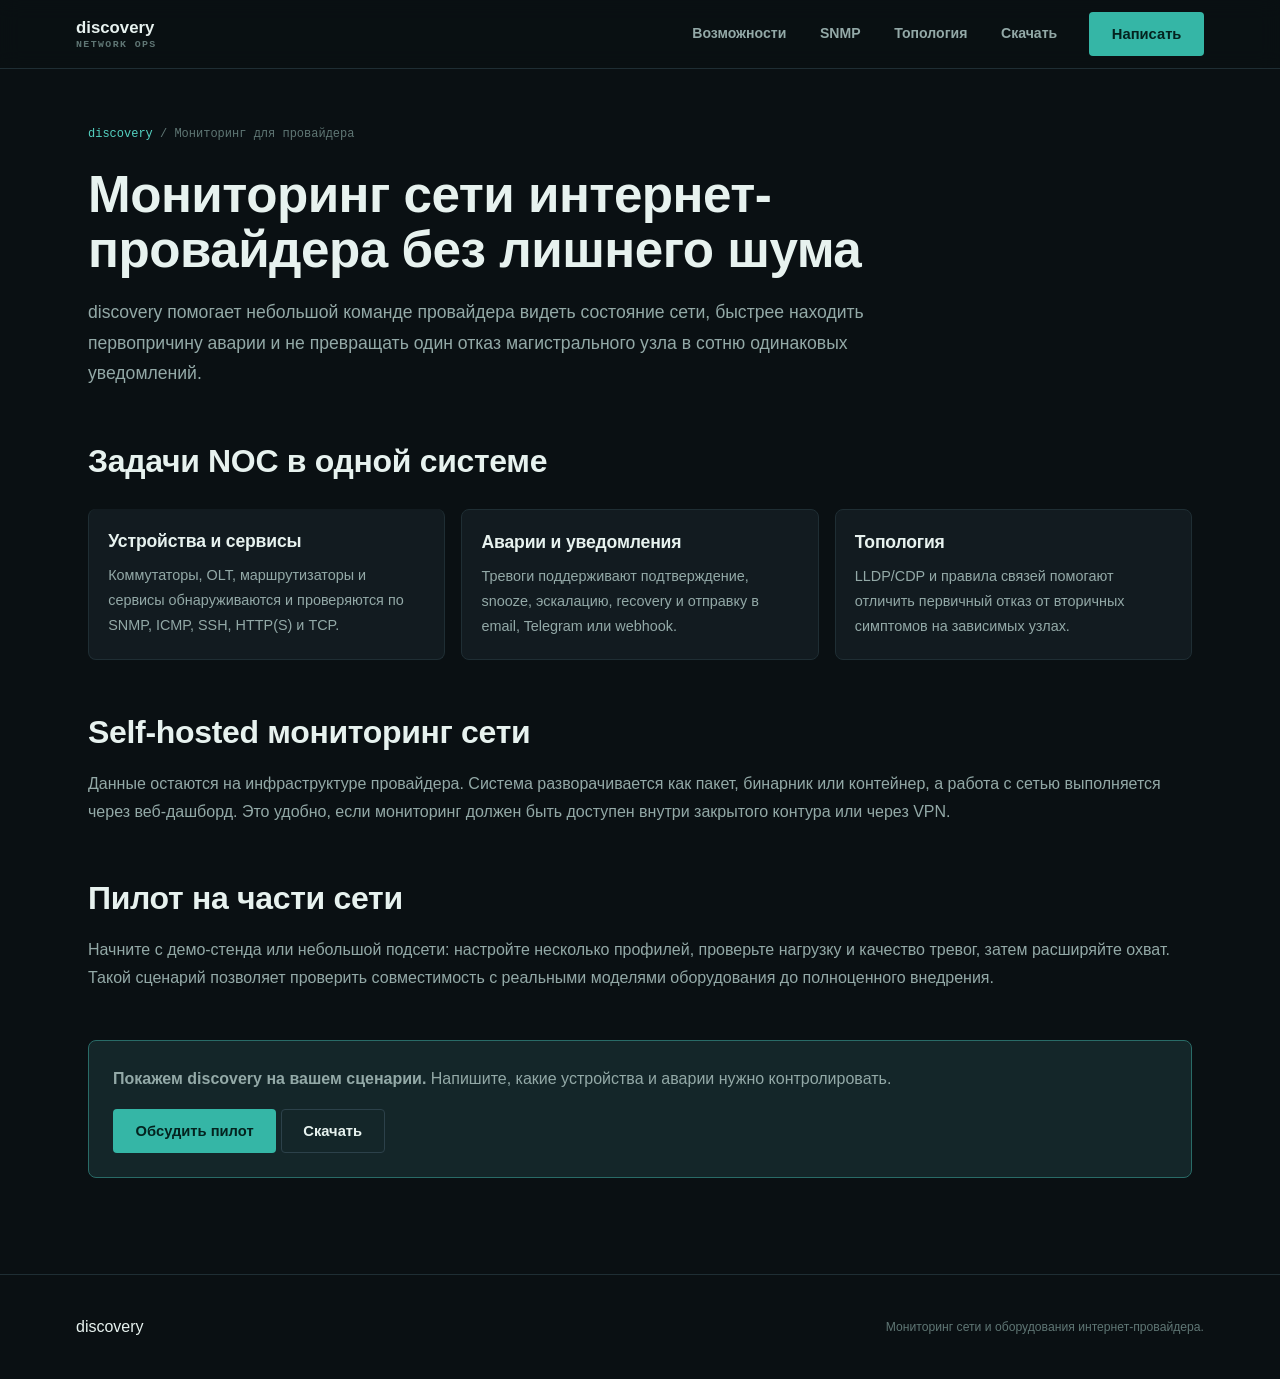
<file: monitoring-dlya-provaydera.html>
<!doctype html>
<html lang="ru">
<head>
<meta charset="utf-8"><meta name="viewport" content="width=device-width, initial-scale=1">
<title>Мониторинг сети интернет-провайдера — discovery</title>
<meta name="description" content="Мониторинг сети интернет-провайдера: устройства, сервисы, топология, аварии и уведомления в одном self-hosted дашборде discovery.">
<link rel="canonical" href="https://seelentov.github.io/discovery-landing/monitoring-dlya-provaydera.html">
<meta property="og:type" content="website"><meta property="og:site_name" content="discovery"><meta property="og:title" content="Мониторинг сети интернет-провайдера — discovery"><meta property="og:description" content="Мониторинг сети провайдера, аварии, топология и уведомления без облака."><meta property="og:url" content="https://seelentov.github.io/discovery-landing/monitoring-dlya-provaydera.html"><meta property="og:image" content="https://seelentov.github.io/discovery-landing/assets/img/shot-topology.png">
<meta name="twitter:card" content="summary_large_image"><meta name="twitter:title" content="Мониторинг сети интернет-провайдера — discovery"><meta name="twitter:description" content="Мониторинг сети провайдера, аварии, топология и уведомления без облака."><meta name="twitter:image" content="https://seelentov.github.io/discovery-landing/assets/img/shot-topology.png">
<link rel="stylesheet" href="assets/css/style.css?v=2"><link rel="stylesheet" href="assets/css/seo-pages.css?v=1">
<script type="application/ld+json">{"@context":"https://schema.org","@type":"SoftwareApplication","name":"discovery","applicationCategory":"NetworkMonitoring","operatingSystem":"Linux, macOS, Windows","url":"https://seelentov.github.io/discovery-landing/monitoring-dlya-provaydera.html","description":"Self-hosted мониторинг сети интернет-провайдера."}</script>
</head>
<body><header class="site"><div class="wrap"><a href="index.html" class="brand"><span>discovery<small>NETWORK OPS</small></span></a><nav class="site-nav"><div class="nav-links"><a href="index.html#features">Возможности</a><a href="snmp-monitoring.html">SNMP</a><a href="docs/topology.html">Топология</a><a href="download.html">Скачать</a></div><a class="btn btn-primary" href="mailto:komkov222111@gmail.com?subject=discovery">Написать</a></nav></div></header>
<main class="seo-main"><div class="seo-crumb"><a href="index.html">discovery</a> / Мониторинг для провайдера</div><h1>Мониторинг сети интернет-провайдера без лишнего шума</h1><p class="seo-lede">discovery помогает небольшой команде провайдера видеть состояние сети, быстрее находить первопричину аварии и не превращать один отказ магистрального узла в сотню одинаковых уведомлений.</p>
<h2>Задачи NOC в одной системе</h2><div class="seo-grid"><section class="seo-card"><h3>Устройства и сервисы</h3><p>Коммутаторы, OLT, маршрутизаторы и сервисы обнаруживаются и проверяются по SNMP, ICMP, SSH, HTTP(S) и TCP.</p></section><section class="seo-card"><h3>Аварии и уведомления</h3><p>Тревоги поддерживают подтверждение, snooze, эскалацию, recovery и отправку в email, Telegram или webhook.</p></section><section class="seo-card"><h3>Топология</h3><p>LLDP/CDP и правила связей помогают отличить первичный отказ от вторичных симптомов на зависимых узлах.</p></section></div>
<h2>Self-hosted мониторинг сети</h2><p>Данные остаются на инфраструктуре провайдера. Система разворачивается как пакет, бинарник или контейнер, а работа с сетью выполняется через веб-дашборд. Это удобно, если мониторинг должен быть доступен внутри закрытого контура или через VPN.</p>
<h2>Пилот на части сети</h2><p>Начните с демо-стенда или небольшой подсети: настройте несколько профилей, проверьте нагрузку и качество тревог, затем расширяйте охват. Такой сценарий позволяет проверить совместимость с реальными моделями оборудования до полноценного внедрения.</p>
<div class="seo-cta"><p><strong>Покажем discovery на вашем сценарии.</strong> Напишите, какие устройства и аварии нужно контролировать.</p><a class="btn btn-primary" href="index.html#contact">Обсудить пилот</a> <a class="btn btn-ghost" href="download.html">Скачать</a></div></main><footer class="site"><div class="wrap"><span>discovery</span><p class="fine">Мониторинг сети и оборудования интернет-провайдера.</p></div></footer></body></html>
</file>
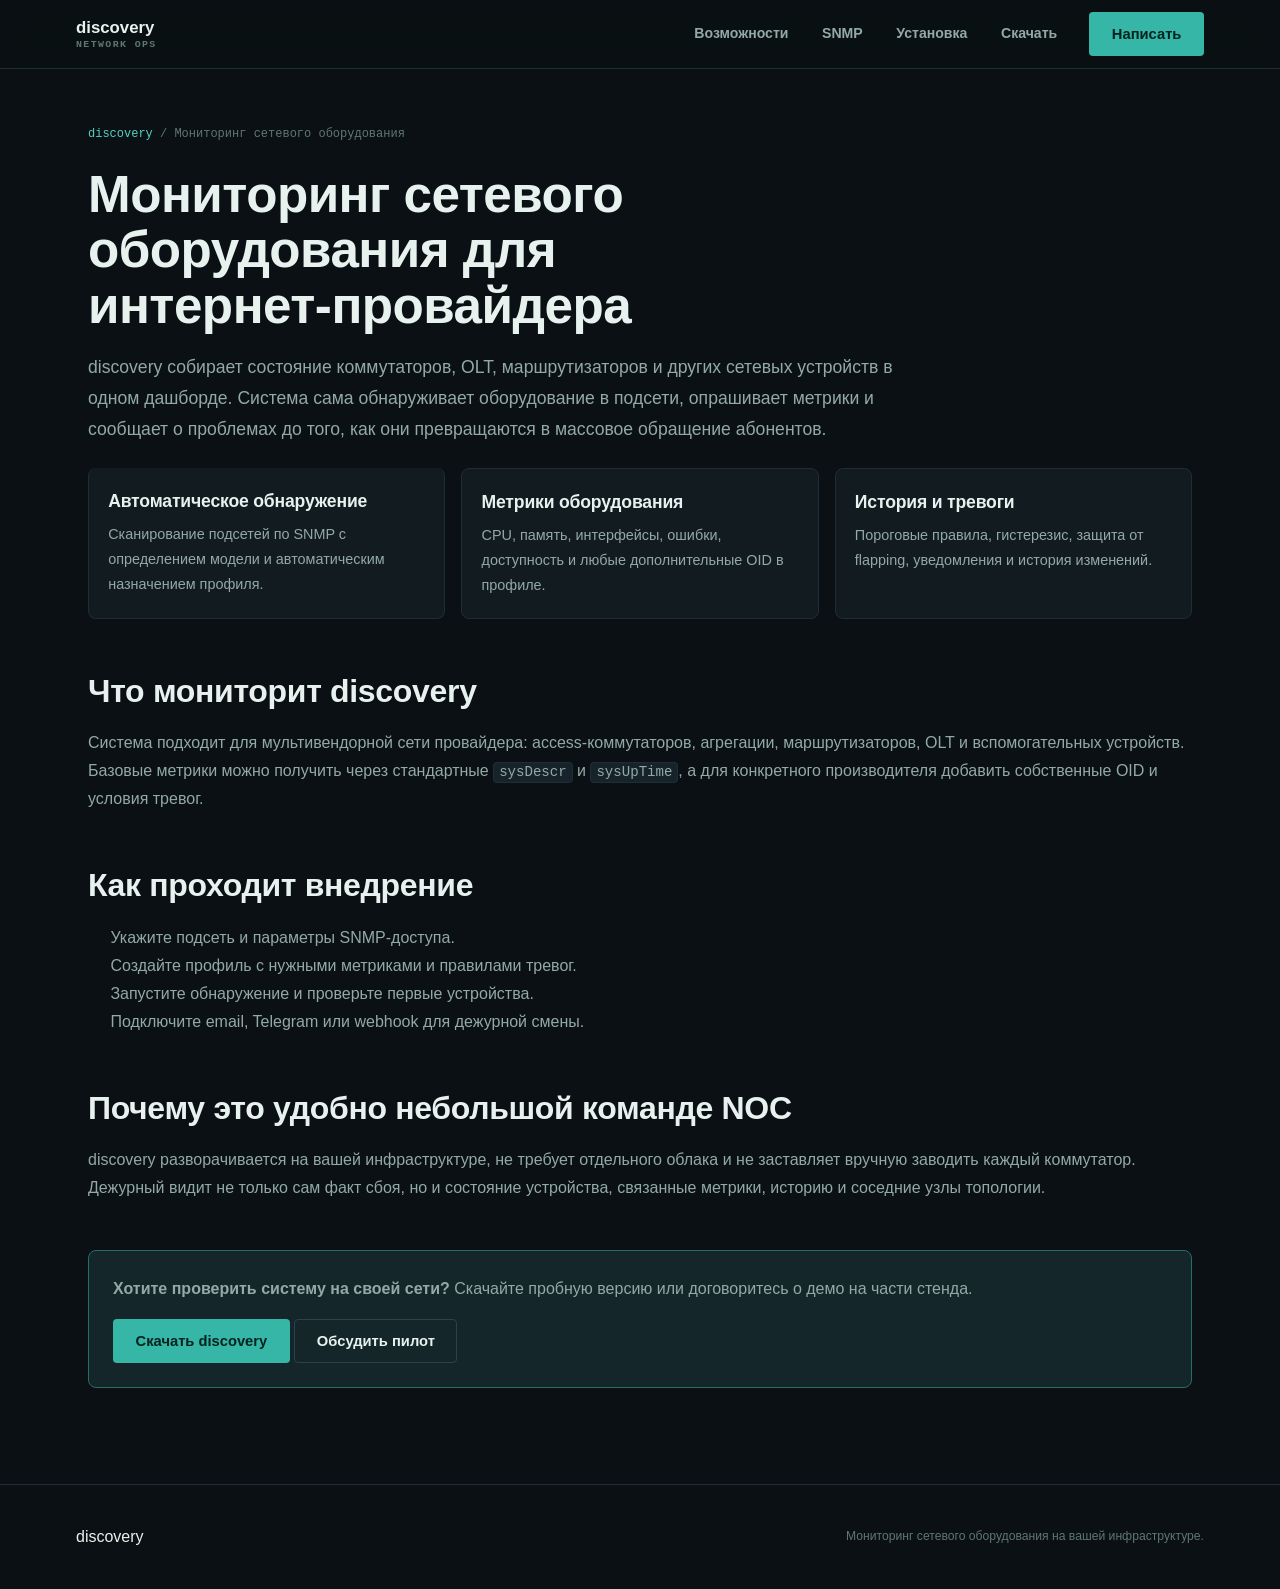
<file: monitoring-setevogo-oborudovaniya.html>
<!doctype html>
<html lang="ru">
<head>
<meta charset="utf-8"><meta name="viewport" content="width=device-width, initial-scale=1">
<title>Мониторинг сетевого оборудования — discovery</title>
<meta name="description" content="Мониторинг сетевого оборудования для интернет-провайдеров: коммутаторы, OLT и маршрутизаторы, SNMP, тревоги, топология и история метрик.">
<link rel="canonical" href="https://seelentov.github.io/discovery-landing/monitoring-setevogo-oborudovaniya.html">
<meta property="og:type" content="website"><meta property="og:site_name" content="discovery"><meta property="og:title" content="Мониторинг сетевого оборудования — discovery"><meta property="og:description" content="Система мониторинга коммутаторов, OLT и маршрутизаторов для интернет-провайдеров."><meta property="og:url" content="https://seelentov.github.io/discovery-landing/monitoring-setevogo-oborudovaniya.html"><meta property="og:image" content="https://seelentov.github.io/discovery-landing/assets/img/shot-overview.png">
<meta name="twitter:card" content="summary_large_image"><meta name="twitter:title" content="Мониторинг сетевого оборудования — discovery"><meta name="twitter:description" content="Мониторинг коммутаторов, OLT и маршрутизаторов для интернет-провайдеров."><meta name="twitter:image" content="https://seelentov.github.io/discovery-landing/assets/img/shot-overview.png">
<link rel="stylesheet" href="assets/css/style.css?v=2"><link rel="stylesheet" href="assets/css/seo-pages.css?v=1">
<script type="application/ld+json">{"@context":"https://schema.org","@type":"SoftwareApplication","name":"discovery","applicationCategory":"NetworkMonitoring","operatingSystem":"Linux, macOS, Windows","url":"https://seelentov.github.io/discovery-landing/","description":"Мониторинг сетевого оборудования и сервисов для интернет-провайдеров."}</script>
</head>
<body>
<header class="site"><div class="wrap"><a href="index.html" class="brand"><span>discovery<small>NETWORK OPS</small></span></a><nav class="site-nav"><div class="nav-links"><a href="index.html#features">Возможности</a><a href="snmp-monitoring.html">SNMP</a><a href="docs/installation.html">Установка</a><a href="download.html">Скачать</a></div><a class="btn btn-primary" href="mailto:komkov222111@gmail.com?subject=discovery">Написать</a></nav></div></header>
<main class="seo-main"><div class="seo-crumb"><a href="index.html">discovery</a> / Мониторинг сетевого оборудования</div>
<h1>Мониторинг сетевого оборудования для интернет-провайдера</h1>
<p class="seo-lede">discovery собирает состояние коммутаторов, OLT, маршрутизаторов и других сетевых устройств в одном дашборде. Система сама обнаруживает оборудование в подсети, опрашивает метрики и сообщает о проблемах до того, как они превращаются в массовое обращение абонентов.</p>
<div class="seo-grid"><section class="seo-card"><h3>Автоматическое обнаружение</h3><p>Сканирование подсетей по SNMP с определением модели и автоматическим назначением профиля.</p></section><section class="seo-card"><h3>Метрики оборудования</h3><p>CPU, память, интерфейсы, ошибки, доступность и любые дополнительные OID в профиле.</p></section><section class="seo-card"><h3>История и тревоги</h3><p>Пороговые правила, гистерезис, защита от flapping, уведомления и история изменений.</p></section></div>
<h2>Что мониторит discovery</h2><p>Система подходит для мультивендорной сети провайдера: access-коммутаторов, агрегации, маршрутизаторов, OLT и вспомогательных устройств. Базовые метрики можно получить через стандартные <code>sysDescr</code> и <code>sysUpTime</code>, а для конкретного производителя добавить собственные OID и условия тревог.</p>
<h2>Как проходит внедрение</h2><ol><li>Укажите подсеть и параметры SNMP-доступа.</li><li>Создайте профиль с нужными метриками и правилами тревог.</li><li>Запустите обнаружение и проверьте первые устройства.</li><li>Подключите email, Telegram или webhook для дежурной смены.</li></ol>
<h2>Почему это удобно небольшой команде NOC</h2><p>discovery разворачивается на вашей инфраструктуре, не требует отдельного облака и не заставляет вручную заводить каждый коммутатор. Дежурный видит не только сам факт сбоя, но и состояние устройства, связанные метрики, историю и соседние узлы топологии.</p>
<div class="seo-cta"><p><strong>Хотите проверить систему на своей сети?</strong> Скачайте пробную версию или договоритесь о демо на части стенда.</p><a class="btn btn-primary" href="download.html">Скачать discovery</a> <a class="btn btn-ghost" href="index.html#contact">Обсудить пилот</a></div>
</main><footer class="site"><div class="wrap"><span>discovery</span><p class="fine">Мониторинг сетевого оборудования на вашей инфраструктуре.</p></div></footer>
</body></html>
</file>
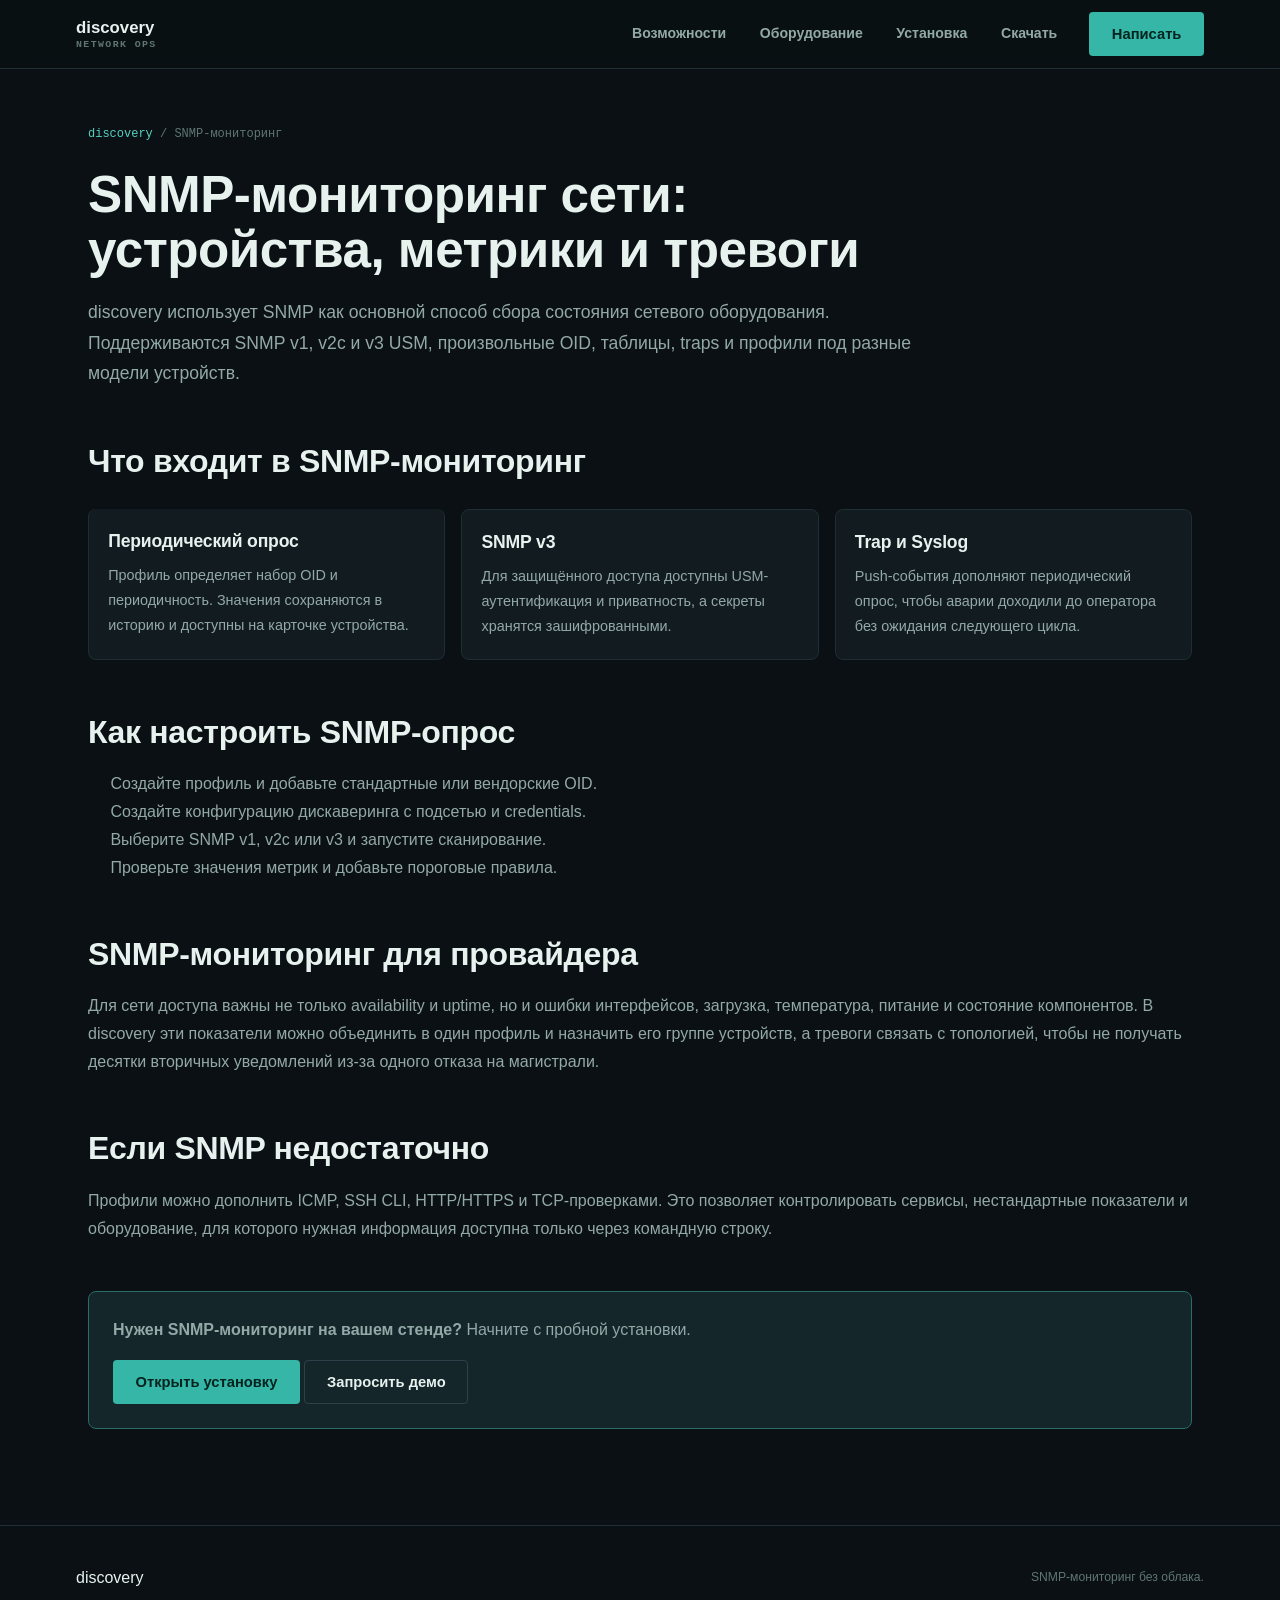
<file: snmp-monitoring.html>
<!doctype html>
<html lang="ru">
<head>
<meta charset="utf-8"><meta name="viewport" content="width=device-width, initial-scale=1">
<title>SNMP-мониторинг сети и устройств — discovery</title>
<meta name="description" content="SNMP-мониторинг сетевых устройств с поддержкой v1, v2c и v3: опрос OID, traps, тревоги, история метрик и автодискаверинг.">
<link rel="canonical" href="https://seelentov.github.io/discovery-landing/snmp-monitoring.html">
<meta property="og:type" content="website"><meta property="og:site_name" content="discovery"><meta property="og:title" content="SNMP-мониторинг сети и устройств — discovery"><meta property="og:description" content="SNMP v1/v2c/v3, OID, traps, история метрик и тревоги для сети провайдера."><meta property="og:url" content="https://seelentov.github.io/discovery-landing/snmp-monitoring.html"><meta property="og:image" content="https://seelentov.github.io/discovery-landing/assets/img/shot-devices.png">
<meta name="twitter:card" content="summary_large_image"><meta name="twitter:title" content="SNMP-мониторинг сети и устройств — discovery"><meta name="twitter:description" content="SNMP v1/v2c/v3, OID, traps, история метрик и тревоги для сети провайдера."><meta name="twitter:image" content="https://seelentov.github.io/discovery-landing/assets/img/shot-devices.png">
<link rel="stylesheet" href="assets/css/style.css?v=2"><link rel="stylesheet" href="assets/css/seo-pages.css?v=1">
<script type="application/ld+json">{"@context":"https://schema.org","@type":"TechArticle","headline":"SNMP-мониторинг сети и устройств","description":"Практическая страница о SNMP-мониторинге сетевого оборудования в discovery.","url":"https://seelentov.github.io/discovery-landing/snmp-monitoring.html"}</script>
</head>
<body><header class="site"><div class="wrap"><a href="index.html" class="brand"><span>discovery<small>NETWORK OPS</small></span></a><nav class="site-nav"><div class="nav-links"><a href="index.html#features">Возможности</a><a href="monitoring-setevogo-oborudovaniya.html">Оборудование</a><a href="docs/installation.html">Установка</a><a href="download.html">Скачать</a></div><a class="btn btn-primary" href="mailto:komkov222111@gmail.com?subject=discovery">Написать</a></nav></div></header>
<main class="seo-main"><div class="seo-crumb"><a href="index.html">discovery</a> / SNMP-мониторинг</div><h1>SNMP-мониторинг сети: устройства, метрики и тревоги</h1><p class="seo-lede">discovery использует SNMP как основной способ сбора состояния сетевого оборудования. Поддерживаются SNMP v1, v2c и v3 USM, произвольные OID, таблицы, traps и профили под разные модели устройств.</p>
<h2>Что входит в SNMP-мониторинг</h2><div class="seo-grid"><section class="seo-card"><h3>Периодический опрос</h3><p>Профиль определяет набор OID и периодичность. Значения сохраняются в историю и доступны на карточке устройства.</p></section><section class="seo-card"><h3>SNMP v3</h3><p>Для защищённого доступа доступны USM-аутентификация и приватность, а секреты хранятся зашифрованными.</p></section><section class="seo-card"><h3>Trap и Syslog</h3><p>Push-события дополняют периодический опрос, чтобы аварии доходили до оператора без ожидания следующего цикла.</p></section></div>
<h2>Как настроить SNMP-опрос</h2><ol><li>Создайте профиль и добавьте стандартные или вендорские OID.</li><li>Создайте конфигурацию дискаверинга с подсетью и credentials.</li><li>Выберите SNMP v1, v2c или v3 и запустите сканирование.</li><li>Проверьте значения метрик и добавьте пороговые правила.</li></ol>
<h2>SNMP-мониторинг для провайдера</h2><p>Для сети доступа важны не только availability и uptime, но и ошибки интерфейсов, загрузка, температура, питание и состояние компонентов. В discovery эти показатели можно объединить в один профиль и назначить его группе устройств, а тревоги связать с топологией, чтобы не получать десятки вторичных уведомлений из-за одного отказа на магистрали.</p>
<h2>Если SNMP недостаточно</h2><p>Профили можно дополнить ICMP, SSH CLI, HTTP/HTTPS и TCP-проверками. Это позволяет контролировать сервисы, нестандартные показатели и оборудование, для которого нужная информация доступна только через командную строку.</p>
<div class="seo-cta"><p><strong>Нужен SNMP-мониторинг на вашем стенде?</strong> Начните с пробной установки.</p><a class="btn btn-primary" href="docs/installation.html">Открыть установку</a> <a class="btn btn-ghost" href="index.html#contact">Запросить демо</a></div></main><footer class="site"><div class="wrap"><span>discovery</span><p class="fine">SNMP-мониторинг без облака.</p></div></footer></body></html>
</file>
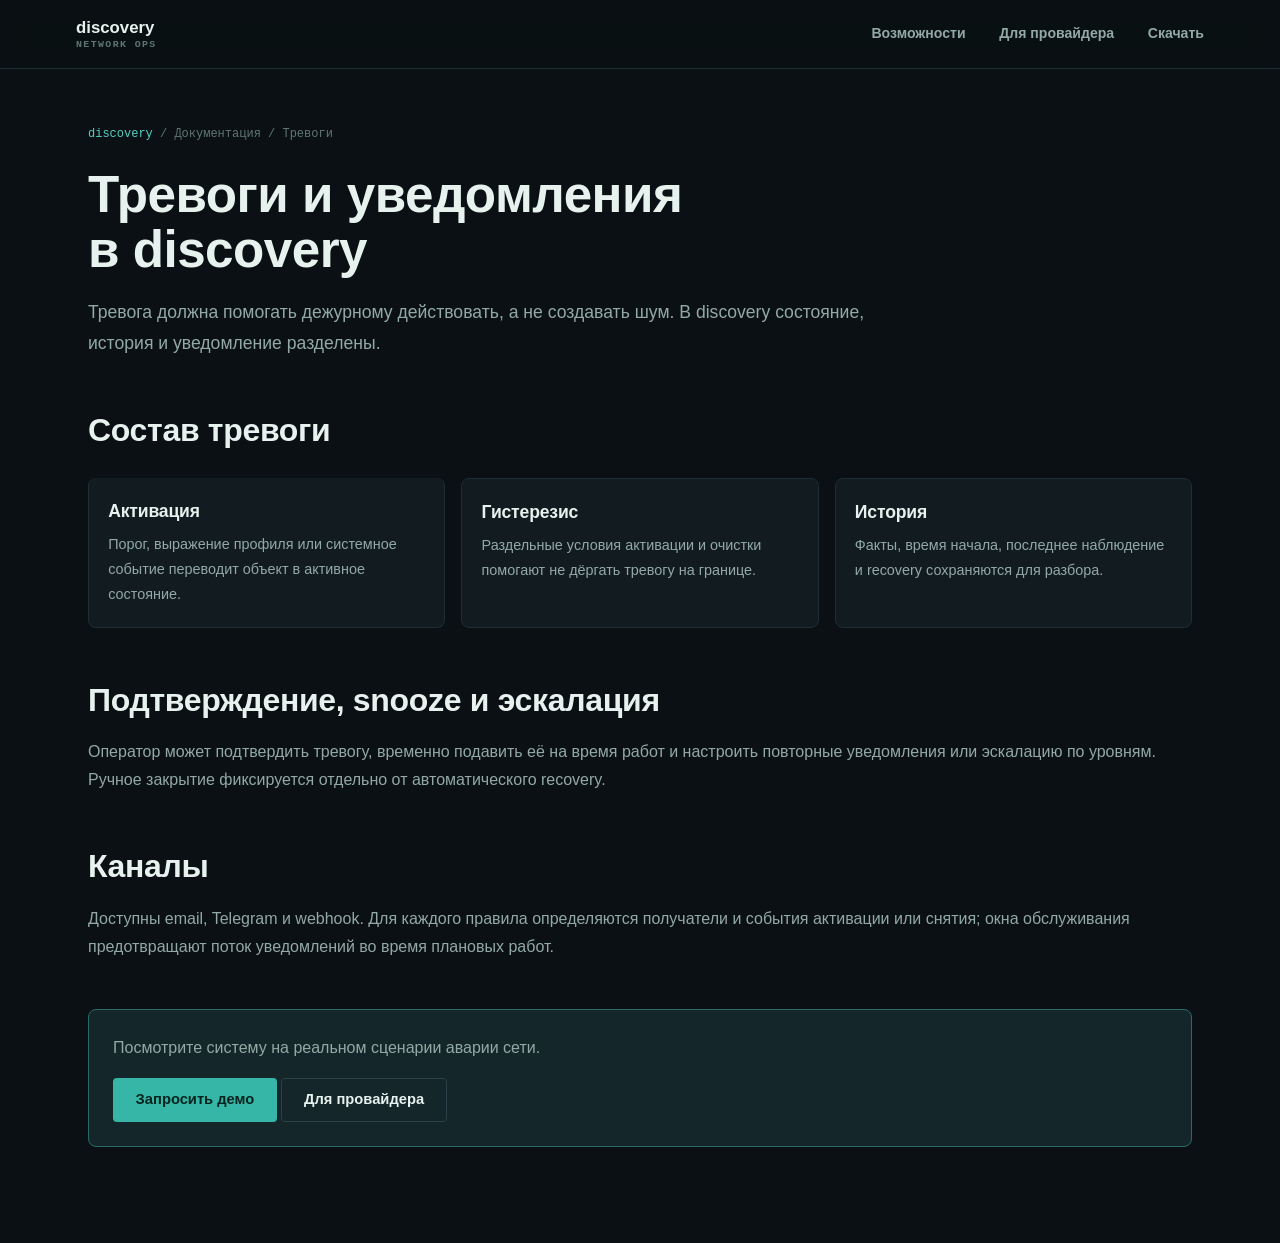
<file: docs/alerts.html>
<!doctype html><html lang="ru"><head><meta charset="utf-8"><meta name="viewport" content="width=device-width, initial-scale=1"><title>Тревоги и уведомления — discovery</title><meta name="description" content="Настройка тревог discovery: пороги, гистерезис, анти-флаппинг, подтверждение, snooze, эскалация, recovery и уведомления."><link rel="canonical" href="https://seelentov.github.io/discovery-landing/docs/alerts.html"><link rel="stylesheet" href="../assets/css/style.css?v=2"><link rel="stylesheet" href="../assets/css/seo-pages.css?v=1"></head><body><header class="site"><div class="wrap"><a href="../index.html" class="brand"><span>discovery<small>NETWORK OPS</small></span></a><nav class="site-nav"><div class="nav-links"><a href="../index.html#features">Возможности</a><a href="../monitoring-dlya-provaydera.html">Для провайдера</a><a href="../download.html">Скачать</a></div></nav></div></header><main class="seo-main"><div class="seo-crumb"><a href="../index.html">discovery</a> / Документация / Тревоги</div><h1>Тревоги и уведомления в discovery</h1><p class="seo-lede">Тревога должна помогать дежурному действовать, а не создавать шум. В discovery состояние, история и уведомление разделены.</p><h2>Состав тревоги</h2><div class="seo-grid"><section class="seo-card"><h3>Активация</h3><p>Порог, выражение профиля или системное событие переводит объект в активное состояние.</p></section><section class="seo-card"><h3>Гистерезис</h3><p>Раздельные условия активации и очистки помогают не дёргать тревогу на границе.</p></section><section class="seo-card"><h3>История</h3><p>Факты, время начала, последнее наблюдение и recovery сохраняются для разбора.</p></section></div><h2>Подтверждение, snooze и эскалация</h2><p>Оператор может подтвердить тревогу, временно подавить её на время работ и настроить повторные уведомления или эскалацию по уровням. Ручное закрытие фиксируется отдельно от автоматического recovery.</p><h2>Каналы</h2><p>Доступны email, Telegram и webhook. Для каждого правила определяются получатели и события активации или снятия; окна обслуживания предотвращают поток уведомлений во время плановых работ.</p><div class="seo-cta"><p>Посмотрите систему на реальном сценарии аварии сети.</p><a class="btn btn-primary" href="../index.html#contact">Запросить демо</a> <a class="btn btn-ghost" href="../monitoring-dlya-provaydera.html">Для провайдера</a></div></main></body></html>
</file>
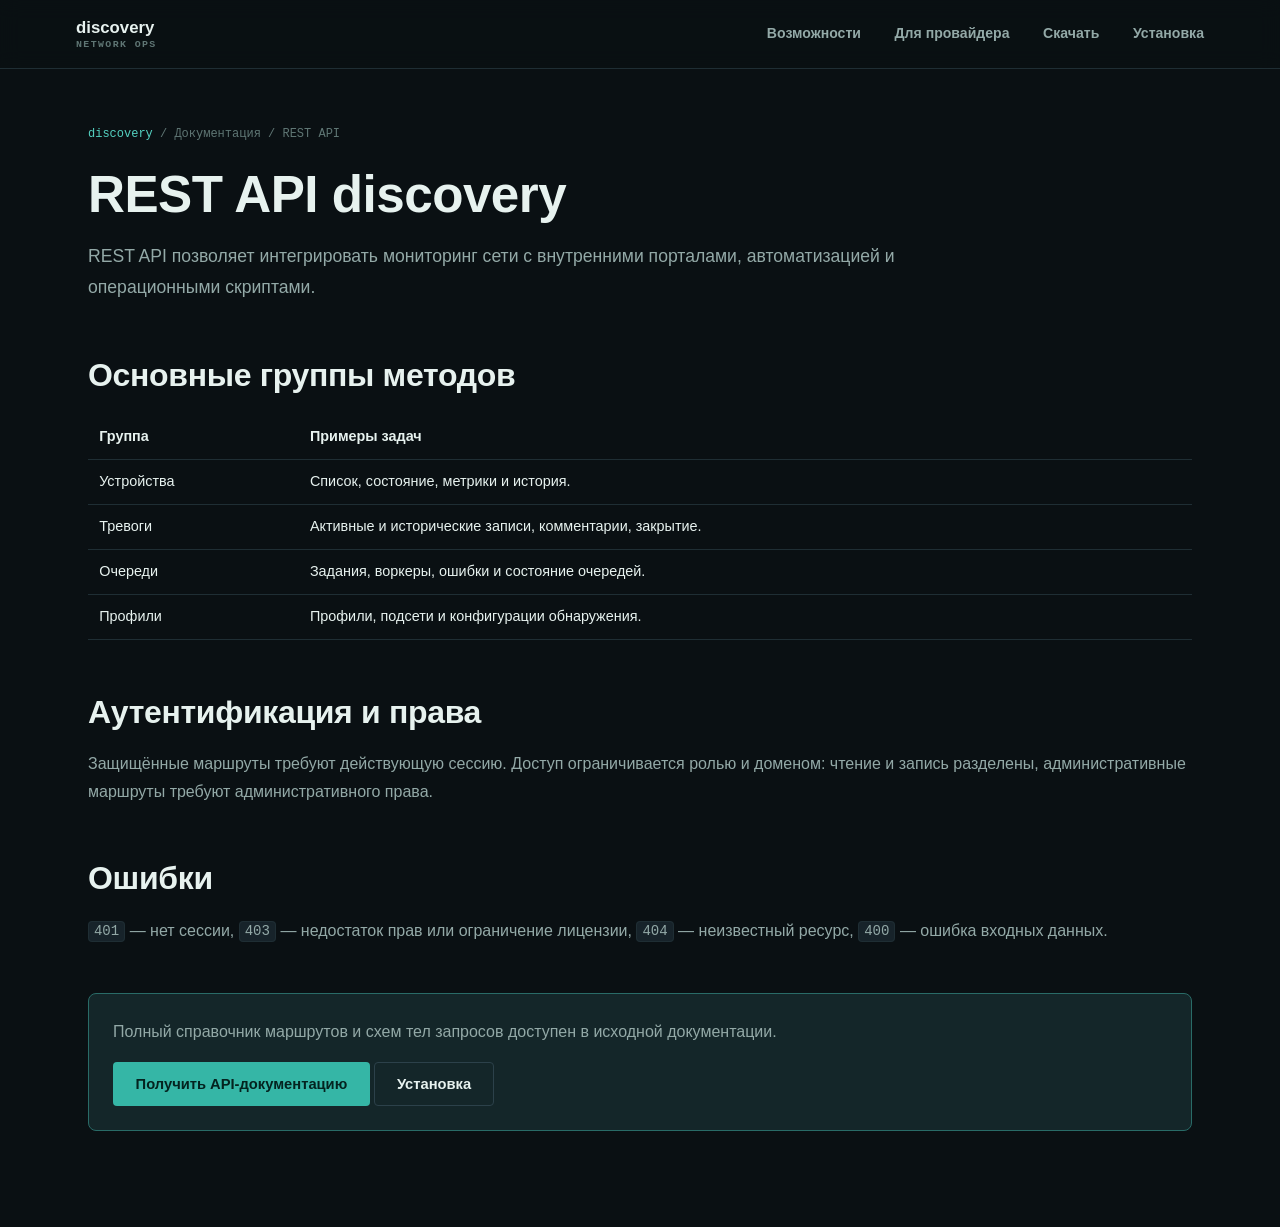
<file: docs/api.html>
<!doctype html><html lang="ru"><head><meta charset="utf-8"><meta name="viewport" content="width=device-width, initial-scale=1"><title>REST API discovery — документация</title><meta name="description" content="REST API discovery для мониторинга сети: устройства, метрики, тревоги, очереди, профили и действия оператора."><link rel="canonical" href="https://seelentov.github.io/discovery-landing/docs/api.html"><link rel="stylesheet" href="../assets/css/style.css?v=2"><link rel="stylesheet" href="../assets/css/seo-pages.css?v=1"></head><body><header class="site"><div class="wrap"><a href="../index.html" class="brand"><span>discovery<small>NETWORK OPS</small></span></a><nav class="site-nav"><div class="nav-links"><a href="../index.html#features">Возможности</a><a href="../monitoring-dlya-provaydera.html">Для провайдера</a><a href="../download.html">Скачать</a><a href="installation.html">Установка</a></div></nav></div></header><main class="seo-main"><div class="seo-crumb"><a href="../index.html">discovery</a> / Документация / REST API</div><h1>REST API discovery</h1><p class="seo-lede">REST API позволяет интегрировать мониторинг сети с внутренними порталами, автоматизацией и операционными скриптами.</p><h2>Основные группы методов</h2><table class="seo-table"><tr><th>Группа</th><th>Примеры задач</th></tr><tr><td>Устройства</td><td>Список, состояние, метрики и история.</td></tr><tr><td>Тревоги</td><td>Активные и исторические записи, комментарии, закрытие.</td></tr><tr><td>Очереди</td><td>Задания, воркеры, ошибки и состояние очередей.</td></tr><tr><td>Профили</td><td>Профили, подсети и конфигурации обнаружения.</td></tr></table><h2>Аутентификация и права</h2><p>Защищённые маршруты требуют действующую сессию. Доступ ограничивается ролью и доменом: чтение и запись разделены, административные маршруты требуют административного права.</p><h2>Ошибки</h2><p><code>401</code> — нет сессии, <code>403</code> — недостаток прав или ограничение лицензии, <code>404</code> — неизвестный ресурс, <code>400</code> — ошибка входных данных.</p><div class="seo-cta"><p>Полный справочник маршрутов и схем тел запросов доступен в исходной документации.</p><a class="btn btn-primary" href="../index.html#contact">Получить API-документацию</a> <a class="btn btn-ghost" href="installation.html">Установка</a></div></main></body></html>
</file>
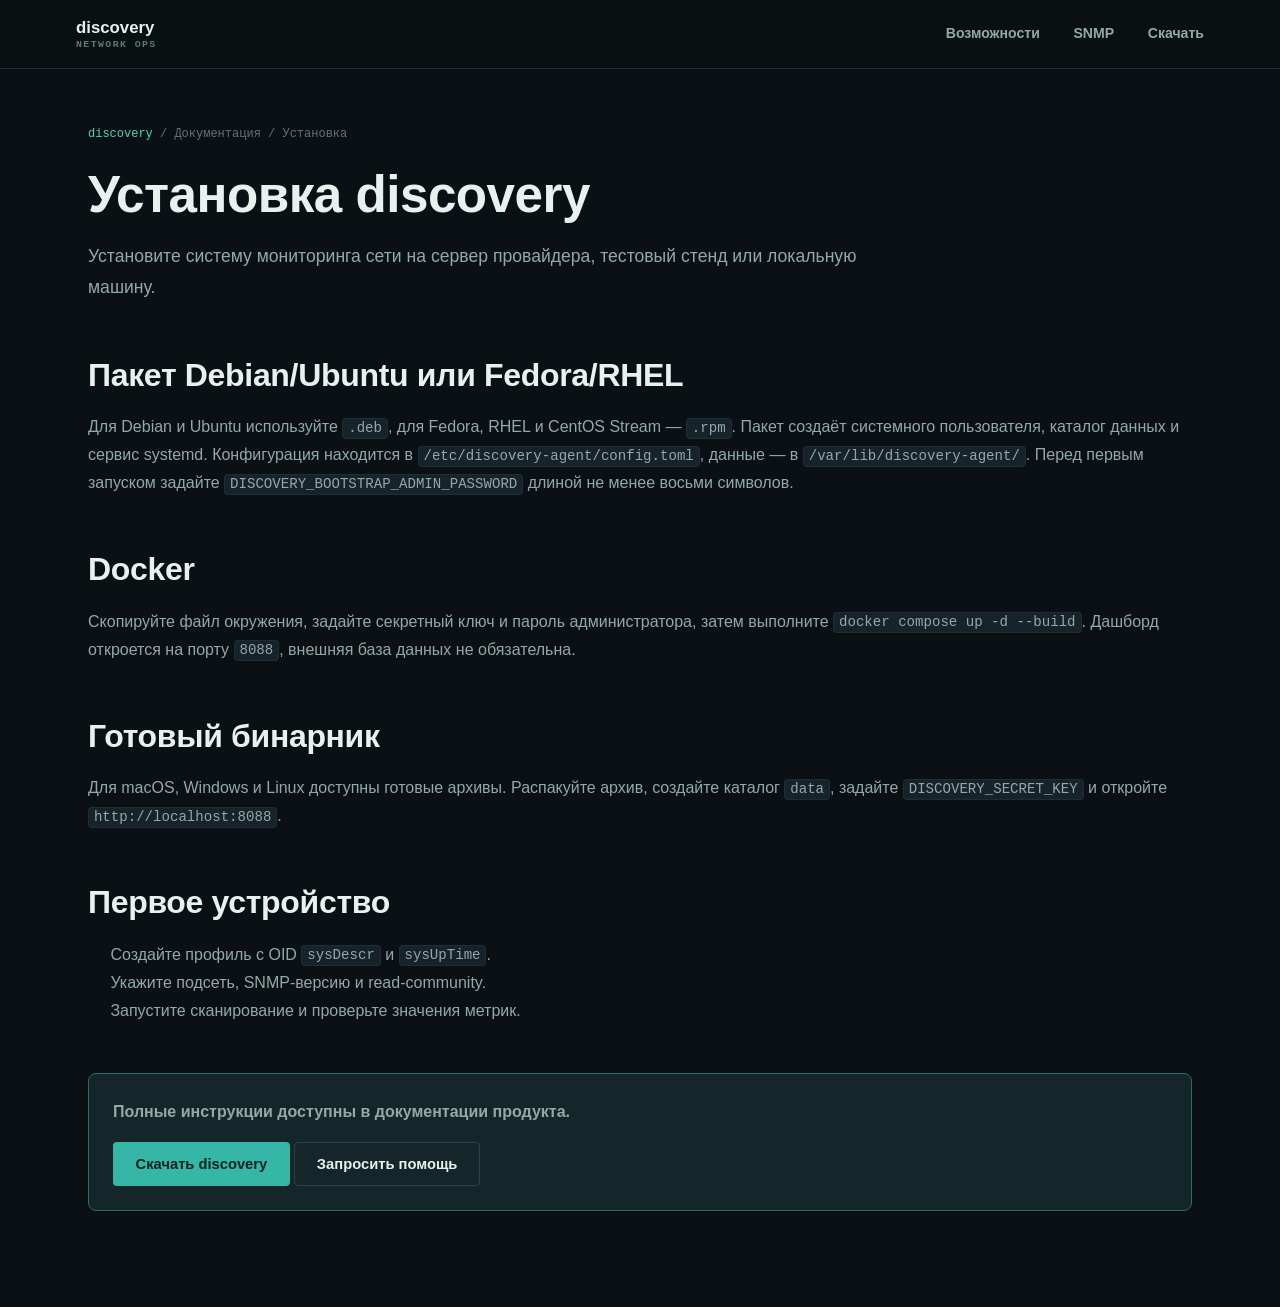
<file: docs/installation.html>
<!doctype html><html lang="ru"><head><meta charset="utf-8"><meta name="viewport" content="width=device-width, initial-scale=1"><title>Установка discovery — мониторинг сети</title><meta name="description" content="Установка discovery для мониторинга сетевого оборудования: пакет, Docker или готовый бинарник, первый вход и настройка первого устройства."><link rel="canonical" href="https://seelentov.github.io/discovery-landing/docs/installation.html"><link rel="stylesheet" href="../assets/css/style.css?v=2"><link rel="stylesheet" href="../assets/css/seo-pages.css?v=1"></head><body><header class="site"><div class="wrap"><a href="../index.html" class="brand"><span>discovery<small>NETWORK OPS</small></span></a><nav class="site-nav"><div class="nav-links"><a href="../index.html#features">Возможности</a><a href="../snmp-monitoring.html">SNMP</a><a href="../download.html">Скачать</a></div></nav></div></header><main class="seo-main"><div class="seo-crumb"><a href="../index.html">discovery</a> / Документация / Установка</div><h1>Установка discovery</h1><p class="seo-lede">Установите систему мониторинга сети на сервер провайдера, тестовый стенд или локальную машину.</p><h2>Пакет Debian/Ubuntu или Fedora/RHEL</h2><p>Для Debian и Ubuntu используйте <code>.deb</code>, для Fedora, RHEL и CentOS Stream — <code>.rpm</code>. Пакет создаёт системного пользователя, каталог данных и сервис systemd. Конфигурация находится в <code>/etc/discovery-agent/config.toml</code>, данные — в <code>/var/lib/discovery-agent/</code>. Перед первым запуском задайте <code>DISCOVERY_BOOTSTRAP_ADMIN_PASSWORD</code> длиной не менее восьми символов.</p><h2>Docker</h2><p>Скопируйте файл окружения, задайте секретный ключ и пароль администратора, затем выполните <code>docker compose up -d --build</code>. Дашборд откроется на порту <code>8088</code>, внешняя база данных не обязательна.</p><h2>Готовый бинарник</h2><p>Для macOS, Windows и Linux доступны готовые архивы. Распакуйте архив, создайте каталог <code>data</code>, задайте <code>DISCOVERY_SECRET_KEY</code> и откройте <code>http://localhost:8088</code>.</p><h2>Первое устройство</h2><ol><li>Создайте профиль с OID <code>sysDescr</code> и <code>sysUpTime</code>.</li><li>Укажите подсеть, SNMP-версию и read-community.</li><li>Запустите сканирование и проверьте значения метрик.</li></ol><div class="seo-cta"><p><strong>Полные инструкции доступны в документации продукта.</strong></p><a class="btn btn-primary" href="../download.html">Скачать discovery</a> <a class="btn btn-ghost" href="../index.html#contact">Запросить помощь</a></div></main></body></html>
</file>
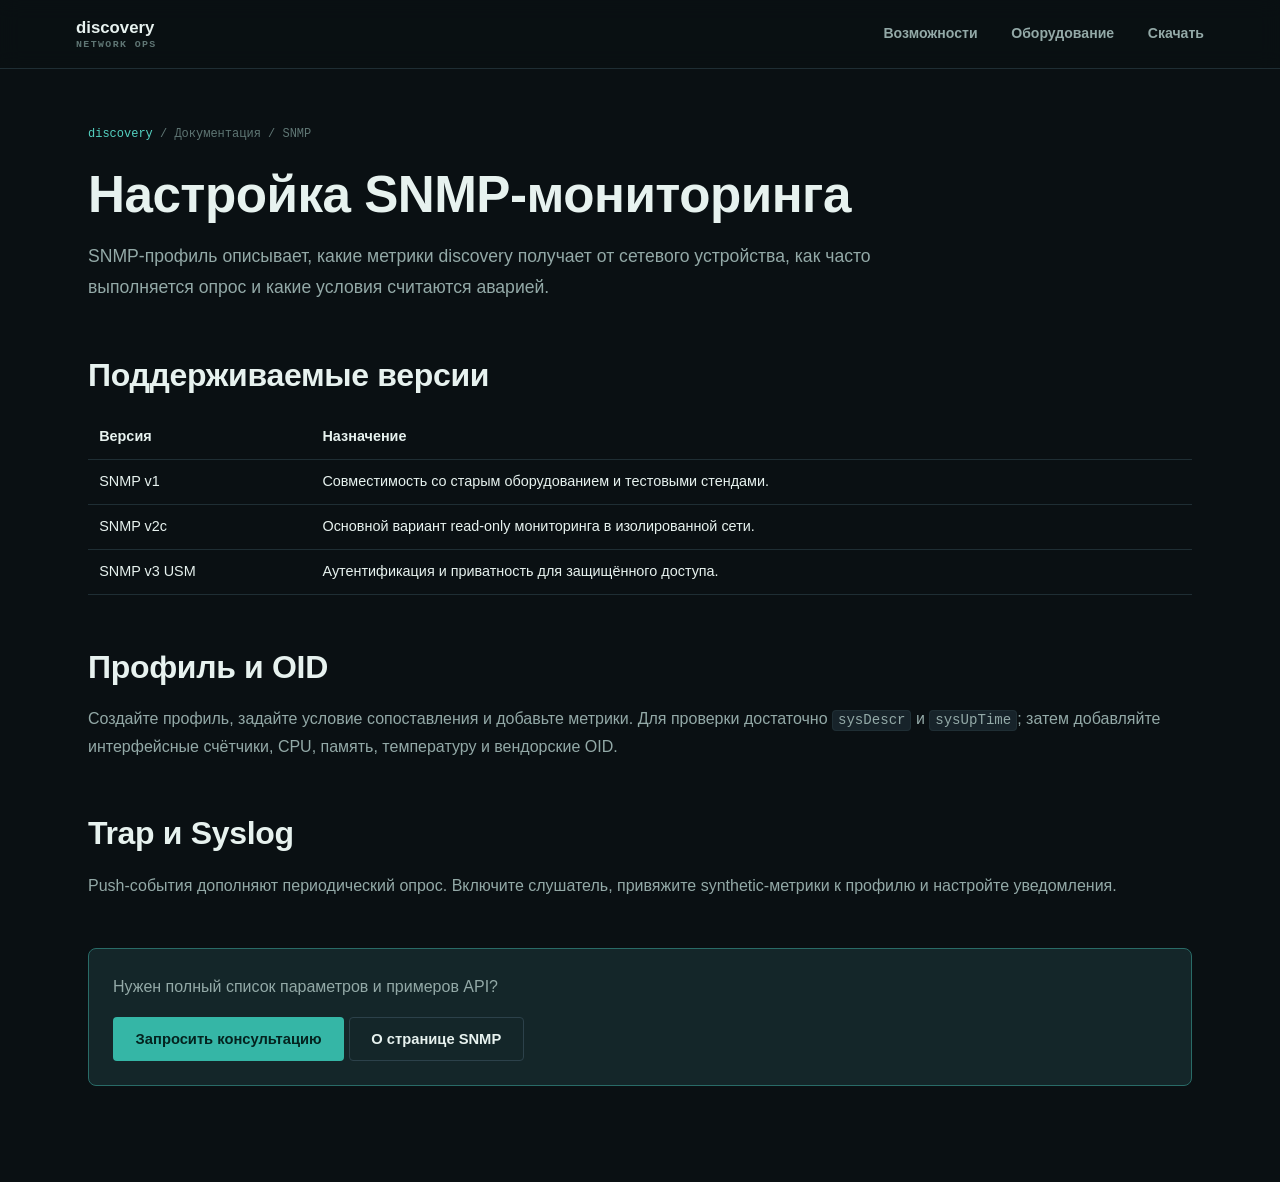
<file: docs/snmp-monitoring.html>
<!doctype html><html lang="ru"><head><meta charset="utf-8"><meta name="viewport" content="width=device-width, initial-scale=1"><title>Настройка SNMP-мониторинга — discovery</title><meta name="description" content="Как настроить SNMP-мониторинг в discovery: профили, OID, v1/v2c/v3, traps, интервалы опроса и метрики сетевых устройств."><link rel="canonical" href="https://seelentov.github.io/discovery-landing/docs/snmp-monitoring.html"><link rel="stylesheet" href="../assets/css/style.css?v=2"><link rel="stylesheet" href="../assets/css/seo-pages.css?v=1"></head><body><header class="site"><div class="wrap"><a href="../index.html" class="brand"><span>discovery<small>NETWORK OPS</small></span></a><nav class="site-nav"><div class="nav-links"><a href="../index.html#features">Возможности</a><a href="../monitoring-setevogo-oborudovaniya.html">Оборудование</a><a href="../download.html">Скачать</a></div></nav></div></header><main class="seo-main"><div class="seo-crumb"><a href="../index.html">discovery</a> / Документация / SNMP</div><h1>Настройка SNMP-мониторинга</h1><p class="seo-lede">SNMP-профиль описывает, какие метрики discovery получает от сетевого устройства, как часто выполняется опрос и какие условия считаются аварией.</p><h2>Поддерживаемые версии</h2><table class="seo-table"><tr><th>Версия</th><th>Назначение</th></tr><tr><td>SNMP v1</td><td>Совместимость со старым оборудованием и тестовыми стендами.</td></tr><tr><td>SNMP v2c</td><td>Основной вариант read-only мониторинга в изолированной сети.</td></tr><tr><td>SNMP v3 USM</td><td>Аутентификация и приватность для защищённого доступа.</td></tr></table><h2>Профиль и OID</h2><p>Создайте профиль, задайте условие сопоставления и добавьте метрики. Для проверки достаточно <code>sysDescr</code> и <code>sysUpTime</code>; затем добавляйте интерфейсные счётчики, CPU, память, температуру и вендорские OID.</p><h2>Trap и Syslog</h2><p>Push-события дополняют периодический опрос. Включите слушатель, привяжите synthetic-метрики к профилю и настройте уведомления.</p><div class="seo-cta"><p>Нужен полный список параметров и примеров API?</p><a class="btn btn-primary" href="../index.html#contact">Запросить консультацию</a> <a class="btn btn-ghost" href="../snmp-monitoring.html">О странице SNMP</a></div></main></body></html>
</file>
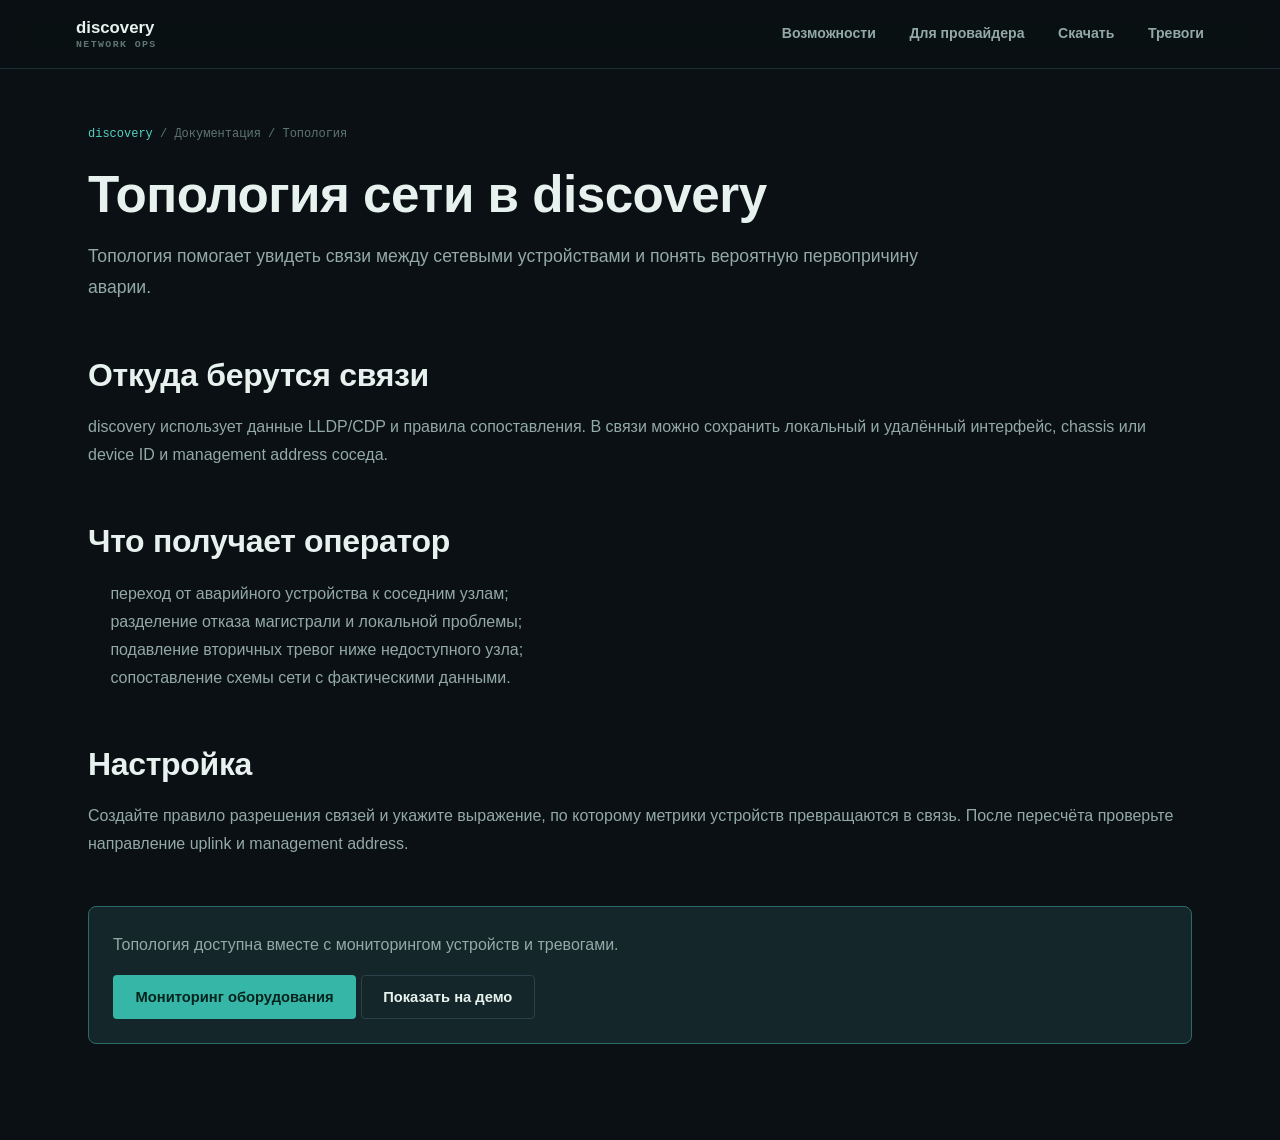
<file: docs/topology.html>
<!doctype html><html lang="ru"><head><meta charset="utf-8"><meta name="viewport" content="width=device-width, initial-scale=1"><title>Топология сети и LLDP/CDP — discovery</title><meta name="description" content="Топология сети в discovery: связи LLDP/CDP, локальные и удалённые интерфейсы, management address и подавление вторичных тревог."><link rel="canonical" href="https://seelentov.github.io/discovery-landing/docs/topology.html"><link rel="stylesheet" href="../assets/css/style.css?v=2"><link rel="stylesheet" href="../assets/css/seo-pages.css?v=1"></head><body><header class="site"><div class="wrap"><a href="../index.html" class="brand"><span>discovery<small>NETWORK OPS</small></span></a><nav class="site-nav"><div class="nav-links"><a href="../index.html#features">Возможности</a><a href="../monitoring-dlya-provaydera.html">Для провайдера</a><a href="../download.html">Скачать</a><a href="alerts.html">Тревоги</a></div></nav></div></header><main class="seo-main"><div class="seo-crumb"><a href="../index.html">discovery</a> / Документация / Топология</div><h1>Топология сети в discovery</h1><p class="seo-lede">Топология помогает увидеть связи между сетевыми устройствами и понять вероятную первопричину аварии.</p><h2>Откуда берутся связи</h2><p>discovery использует данные LLDP/CDP и правила сопоставления. В связи можно сохранить локальный и удалённый интерфейс, chassis или device ID и management address соседа.</p><h2>Что получает оператор</h2><ul><li>переход от аварийного устройства к соседним узлам;</li><li>разделение отказа магистрали и локальной проблемы;</li><li>подавление вторичных тревог ниже недоступного узла;</li><li>сопоставление схемы сети с фактическими данными.</li></ul><h2>Настройка</h2><p>Создайте правило разрешения связей и укажите выражение, по которому метрики устройств превращаются в связь. После пересчёта проверьте направление uplink и management address.</p><div class="seo-cta"><p>Топология доступна вместе с мониторингом устройств и тревогами.</p><a class="btn btn-primary" href="../monitoring-setevogo-oborudovaniya.html">Мониторинг оборудования</a> <a class="btn btn-ghost" href="../index.html#contact">Показать на демо</a></div></main></body></html>
</file>
<file: assets/css/style.css>
:root {
  --bg-canvas:      #0a1013;
  --surface-1:      #0f171b;
  --surface-2:      #121b20;
  --surface-3:      #17232a;
  --surface-raised: #182731;
  --border:         #1f2e34;
  --border-strong:  #2c414a;
  --text-primary:   #e7f2ef;
  --text-secondary: #93a9a7;
  --text-muted:     #5f7674;
  --accent:         #35b6a6;
  --accent-strong:  #54d0c0;
  --accent-contrast:#04231f;
  --status-ok:      #22c55e;
  --status-info:    #4d9fe0;
  --status-warning: #f5a524;
  --status-critical:#ef4a5f;

  --font-ui:   -apple-system, BlinkMacSystemFont, "Segoe UI", "Helvetica Neue", Arial, sans-serif;
  --font-mono: "IBM Plex Mono", ui-monospace, "SF Mono", "Cascadia Code", "JetBrains Mono", Consolas, "Liberation Mono", monospace;

  --radius-sm: .25rem; --radius-md: .5rem; --radius-lg: .75rem; --radius-xl: 1.1rem; --radius-pill: 999px;
  --ease: cubic-bezier(.4,0,.2,1);
  --content-w: 74rem;
}

*, *::before, *::after { box-sizing: border-box; }
html { scroll-behavior: smooth; }
html, body { height: 100%; }
body { margin: 0; }
h1, h2, h3, h4, p, figure { margin: 0; }
ul, ol { margin: 0; padding: 0; list-style: none; }
a { color: inherit; text-decoration: none; }
img, svg { display: block; max-width: 100%; }
button { font: inherit; color: inherit; cursor: pointer; }

body {
  font-family: var(--font-ui);
  background: var(--bg-canvas);
  color: var(--text-primary);
  -webkit-font-smoothing: antialiased;
  line-height: 1.5;
  overflow-x: hidden;
}
::selection { background: var(--accent); color: var(--accent-contrast); }
:focus-visible { outline: 2px solid var(--accent-strong); outline-offset: 2px; border-radius: var(--radius-sm); }
@media (prefers-reduced-motion: reduce) {
  html { scroll-behavior: auto; }
  *, *::before, *::after { animation-duration: .001ms !important; transition-duration: .001ms !important; }
}

/* ============================================================================
   ICONS — same convention as the product: 1.75 stroke, round caps, currentColor.
============================================================================ */
.ic { width: 1em; height: 1em; stroke: currentColor; fill: none; stroke-width: 1.75; stroke-linecap: round; stroke-linejoin: round; flex-shrink: 0; }
.ic-fill { fill: currentColor; stroke: none; }
.icon-sprite { position: absolute; width: 0; height: 0; overflow: hidden; }

/* ============================================================================
   TYPE SCALE
============================================================================ */
h1, h2, h3 { text-wrap: balance; font-weight: 700; letter-spacing: -.01em; }
.eyebrow {
  font-family: var(--font-mono); font-size: .78rem; font-weight: 600; letter-spacing: .12em;
  text-transform: uppercase; color: var(--accent-strong); display: inline-flex; align-items: center; gap: .5rem;
}
.lede { font-size: 1.15rem; color: var(--text-secondary); max-width: 42rem; line-height: 1.65; }
p.body { color: var(--text-secondary); line-height: 1.65; max-width: 62ch; }
.mono { font-family: var(--font-mono); }
code, .code { font-family: var(--font-mono); font-size: .85em; background: var(--surface-3); border: 1px solid var(--border); border-radius: 4px; padding: .1em .4em; }

/* ============================================================================
   LAYOUT SHELL
============================================================================ */
.wrap { max-width: var(--content-w); margin: 0 auto; padding: 0 1.75rem; }
section { padding: 6.5rem 0; border-top: 1px solid var(--border); }
section:first-of-type, .hero { border-top: none; }
@media (max-width: 720px) { section { padding: 4rem 0; } }

.section-head { max-width: 46rem; margin-bottom: 3rem; display: flex; flex-direction: column; gap: 1rem; }
.section-head h2 { font-size: clamp(1.6rem, 2.6vw, 2.2rem); }
.section-head p { color: var(--text-secondary); font-size: 1.02rem; line-height: 1.6; }

/* ============================================================================
   HEADER
============================================================================ */
header.site {
  position: sticky; top: 0; z-index: 40;
  background: color-mix(in srgb, var(--bg-canvas) 88%, transparent);
  backdrop-filter: blur(10px);
  border-bottom: 1px solid var(--border);
}
header.site .wrap { display: flex; align-items: center; justify-content: space-between; height: 4.25rem; }
.brand { display: flex; align-items: center; gap: .6rem; font-weight: 700; font-size: 1.05rem; }
.brand .ic { width: 1.5rem; height: 1.5rem; color: var(--accent); }
.brand small { display: block; font-family: var(--font-mono); font-size: .62rem; font-weight: 600; letter-spacing: .14em; color: var(--text-muted); margin-top: -.1rem; }
nav.site-nav { display: flex; align-items: center; gap: 2rem; }
nav.site-nav .nav-links { display: flex; align-items: center; gap: 2.1rem; }
nav.site-nav .nav-links a { font-size: .88rem; font-weight: 600; color: var(--text-secondary); transition: color .15s var(--ease); }
nav.site-nav .nav-links a:hover { color: var(--text-primary); }
@media (max-width: 860px) { nav.site-nav .nav-links { display: none; } }

/* ============================================================================
   BUTTONS
============================================================================ */
.btn {
  display: inline-flex; align-items: center; gap: .55rem; height: 2.75rem; padding: 0 1.35rem;
  border-radius: var(--radius-sm); font-weight: 700; font-size: .92rem; border: 1px solid transparent;
  transition: transform .12s var(--ease), background .12s var(--ease), border-color .12s var(--ease);
  white-space: nowrap;
}
.btn:active { transform: translateY(1px); }
.btn .ic { width: 1.05rem; height: 1.05rem; }
.btn-primary { background: var(--accent); color: var(--accent-contrast); }
.btn-primary:hover { background: var(--accent-strong); }
.btn-ghost { background: transparent; border-color: var(--border-strong); color: var(--text-primary); }
.btn-ghost:hover { border-color: var(--accent); color: var(--accent-strong); }
.btn-lg { height: 3.1rem; padding: 0 1.6rem; font-size: .98rem; }
.cta-row { display: flex; align-items: center; gap: .9rem; flex-wrap: wrap; }

/* ============================================================================
   HERO
============================================================================ */
.hero { position: relative; padding: 5.5rem 0 6rem; overflow: hidden; }
.hero-grid { display: grid; grid-template-columns: 1.05fr 1fr; gap: 3.5rem; align-items: center; position: relative; z-index: 2; }
@media (max-width: 980px) { .hero-grid { grid-template-columns: 1fr; } }

.radar-rings { position: absolute; left: -18rem; top: 50%; transform: translateY(-50%); width: 54rem; height: 54rem; pointer-events: none; z-index: 1; }
.radar-rings i { position: absolute; inset: 0; margin: auto; border: 1px solid color-mix(in srgb, var(--accent) 22%, transparent); border-radius: 50%; }
.radar-rings i:nth-child(1) { width: 16rem; height: 16rem; }
.radar-rings i:nth-child(2) { width: 28rem; height: 28rem; border-color: color-mix(in srgb, var(--accent) 15%, transparent); }
.radar-rings i:nth-child(3) { width: 40rem; height: 40rem; border-color: color-mix(in srgb, var(--accent) 9%, transparent); }
.radar-rings i:nth-child(4) { width: 52rem; height: 52rem; border-color: color-mix(in srgb, var(--accent) 5%, transparent); }
.radar-sweep {
  position: absolute; inset: 0; margin: auto; width: 40rem; height: 40rem; border-radius: 50%;
  background: conic-gradient(from 0deg, color-mix(in srgb, var(--accent) 24%, transparent), transparent 24%);
  animation: sweep 7s linear infinite; opacity: .5; mask: radial-gradient(circle, transparent 0, black 1px, black calc(100% - 1px), transparent 100%);
}
@keyframes sweep { to { transform: rotate(360deg); } }

.hero-copy h1 { font-size: clamp(2.1rem, 4vw, 3.1rem); line-height: 1.14; margin: 1.1rem 0 1.1rem; }
.hero-copy h1 .hl { color: var(--accent-strong); }
.hero-copy .lede { margin-bottom: 2rem; }
.hero-foot { margin-top: 2.25rem; display: flex; gap: 1.75rem; flex-wrap: wrap; }
.hero-foot .item { display: flex; align-items: center; gap: .55rem; font-size: .82rem; color: var(--text-muted); }
.hero-foot .ic { width: 1rem; height: 1rem; color: var(--accent); }

/* framed screenshot */
.frame { position: relative; border-radius: var(--radius-xl); }
.frame::before {
  content: ""; position: absolute; inset: -3rem; z-index: -1; border-radius: 50%;
  background: radial-gradient(closest-side, color-mix(in srgb, var(--accent) 20%, transparent), transparent 72%);
  filter: blur(6px);
}
.frame-bar {
  display: flex; align-items: center; gap: .5rem; background: var(--surface-2);
  border: 1px solid var(--border-strong); border-bottom: none;
  border-radius: var(--radius-lg) var(--radius-lg) 0 0; padding: .55rem .9rem;
  font-family: var(--font-mono); font-size: .68rem; letter-spacing: .04em; color: var(--text-muted);
}
.frame-bar .dot { width: .42rem; height: .42rem; border-radius: 50%; background: var(--status-ok); box-shadow: 0 0 0 3px color-mix(in srgb, var(--status-ok) 25%, transparent); animation: pulse 2s infinite; flex-shrink: 0; }
@keyframes pulse { 0%,100% { opacity: 1; } 50% { opacity: .35; } }
.frame-shot {
  display: block; width: 100%; border: 1px solid var(--border-strong); border-top: none;
  border-radius: 0 0 var(--radius-lg) var(--radius-lg);
  box-shadow: 0 40px 80px -30px rgba(0,0,0,.7);
}

/* ============================================================================
   FEATURE GRID
============================================================================ */
.feature-grid { display: grid; grid-template-columns: repeat(auto-fit, minmax(15.5rem, 1fr)); gap: 1.1rem; }
.feature-card {
  background: var(--surface-2); border: 1px solid var(--border); border-radius: var(--radius-md);
  padding: 1.5rem 1.5rem 1.6rem; display: flex; flex-direction: column; gap: .85rem;
  transition: border-color .15s var(--ease), transform .15s var(--ease);
}
.feature-card:hover { border-color: var(--border-strong); transform: translateY(-2px); }
.feature-card.featured {
  grid-column: span 2;
  background: linear-gradient(135deg, color-mix(in srgb, var(--accent) 12%, var(--surface-2)), var(--surface-2));
  border-color: color-mix(in srgb, var(--accent) 45%, var(--border));
}
@media (max-width: 700px) { .feature-card.featured { grid-column: span 1; } }
.feature-card .fi {
  width: 2.4rem; height: 2.4rem; border-radius: var(--radius-sm); display: flex; align-items: center; justify-content: center;
  background: color-mix(in srgb, var(--accent) 14%, transparent); color: var(--accent);
}
.feature-card.featured .fi { background: color-mix(in srgb, var(--accent) 26%, transparent); }
.feature-card .fi .ic { width: 1.25rem; height: 1.25rem; }
.feature-card h3 { font-size: 1rem; }
.feature-card p { font-size: .89rem; color: var(--text-secondary); line-height: 1.58; }

/* ============================================================================
   SCREENSHOT GALLERY — six-page mosaic: two featured (full-width) cards up top
   (Overview, then AI Assistant), four equal cards below in a responsive 2x2 grid.
============================================================================ */
.gallery { display: grid; grid-template-columns: repeat(6, 1fr); gap: 1.5rem; }
.gallery-card {
  grid-column: span 3; display: flex; flex-direction: column; gap: 1rem;
}
.gallery-card.featured { grid-column: span 6; }
@media (max-width: 900px) {
  .gallery-card, .gallery-card.featured { grid-column: span 6; }
}
.gallery-card-head { display: flex; flex-direction: column; gap: .5rem; }
.gallery-card-head .eyebrow { width: fit-content; }
.gallery-card-head p { font-size: .92rem; color: var(--text-secondary); line-height: 1.6; max-width: 46rem; }
.gallery-card .frame::before { inset: -2rem; }
.demo-note { margin-top: 3rem; text-align: center; font-size: .82rem; color: var(--text-muted); }
.demo-note code { margin: 0 .15em; }

/* ============================================================================
   DEPLOY / LICENSE STRIP
============================================================================ */
.deploy-grid { display: grid; grid-template-columns: repeat(auto-fit, minmax(16rem, 1fr)); gap: 1.1rem; }
.deploy-card { background: var(--surface-2); border: 1px solid var(--border); border-radius: var(--radius-md); padding: 1.6rem; }
.deploy-card .step { font-family: var(--font-mono); font-size: .72rem; color: var(--text-muted); letter-spacing: .08em; margin-bottom: .6rem; }
.deploy-card h3 { font-size: 1.02rem; margin-bottom: .55rem; }
.deploy-card p { font-size: .87rem; color: var(--text-secondary); line-height: 1.6; }
.deploy-card .ic { width: 1.15rem; height: 1.15rem; color: var(--accent); margin-bottom: .7rem; }

.notes-grid { margin-top: 1.6rem; display: grid; grid-template-columns: repeat(auto-fit, minmax(20rem, 1fr)); gap: 1rem; }
.price-note {
  display: flex; align-items: flex-start; gap: .8rem;
  background: color-mix(in srgb, var(--accent) 8%, var(--surface-2)); border: 1px solid color-mix(in srgb, var(--accent) 28%, var(--border));
  border-radius: var(--radius-md); padding: 1.1rem 1.3rem;
}
.price-note .ic { width: 1.15rem; height: 1.15rem; color: var(--accent); margin-top: .15rem; flex-shrink: 0; }
.price-note p { font-size: .9rem; color: var(--text-secondary); line-height: 1.6; }
.price-note strong { color: var(--text-primary); }

/* ============================================================================
   CTA / FOOTER
============================================================================ */
.cta-section { text-align: center; }
.cta-section .wrap { display: flex; flex-direction: column; align-items: center; gap: 1.5rem; }
.cta-section h2 { font-size: clamp(1.7rem, 3vw, 2.4rem); max-width: 38rem; }
.cta-section p.lede { text-align: center; }
.contact-cards { display: flex; gap: 1rem; flex-wrap: wrap; justify-content: center; margin-top: .5rem; }
.contact-card {
  display: flex; align-items: center; gap: .8rem; background: var(--surface-2); border: 1px solid var(--border-strong);
  border-radius: var(--radius-md); padding: 1rem 1.4rem; min-width: 15rem; text-align: left;
  transition: border-color .15s var(--ease), transform .15s var(--ease);
}
.contact-card:hover { border-color: var(--accent); transform: translateY(-2px); }
.contact-card .ic { width: 1.3rem; height: 1.3rem; color: var(--accent); }
.contact-card .lbl { font-size: .72rem; color: var(--text-muted); font-family: var(--font-mono); letter-spacing: .06em; }
.contact-card .val { font-weight: 700; font-size: .95rem; }
.signoff { margin-top: 1.5rem; font-size: .88rem; color: var(--text-muted); max-width: 34rem; line-height: 1.6; }

footer.site { padding: 2.5rem 0; border-top: 1px solid var(--border); }
footer.site .wrap { display: flex; align-items: center; justify-content: space-between; gap: 1rem; flex-wrap: wrap; }
footer.site .brand { font-size: .9rem; }
footer.site .brand .ic { width: 1.2rem; height: 1.2rem; }
footer.site .fine { font-size: .76rem; color: var(--text-muted); max-width: 32rem; line-height: 1.6; }

/* ============================================================================
   TRUST STRIP — slim credibility band right under the hero, standing in for
   the customer logos/testimonials this early-stage product doesn't have yet.
============================================================================ */
.trust-strip { padding: 2.75rem 0; background: var(--surface-1); border-top: 1px solid var(--border); }
.trust-strip-inner { display: flex; flex-direction: column; gap: 1.25rem; align-items: center; text-align: center; }
.trust-strip-inner > p { max-width: 46rem; color: var(--text-secondary); font-size: .96rem; line-height: 1.65; }
.trust-strip-inner > p strong { color: var(--text-primary); }
.trust-facts { display: flex; flex-wrap: wrap; justify-content: center; gap: 1.1rem 1.75rem; }
.trust-facts .item { display: flex; align-items: center; gap: .55rem; font-size: .82rem; color: var(--text-muted); }
.trust-facts .ic { width: 1rem; height: 1rem; color: var(--accent); }

/* ============================================================================
   COMPARE TABLE — honest side-by-side vs. general-purpose monitoring tools.
   discovery's own column gets a faint accent wash so it reads at a glance.
============================================================================ */
.limits-wrap { overflow-x: auto; }
.compare-table { width: 100%; border-collapse: collapse; font-size: .88rem; }
.compare-table th, .compare-table td { text-align: left; padding: .8rem 1.1rem; border-bottom: 1px solid var(--border); vertical-align: top; }
.compare-table th { color: var(--text-muted); font-weight: 600; font-size: .74rem; text-transform: uppercase; letter-spacing: .05em; white-space: nowrap; }
.compare-table thead th:last-child { color: var(--accent-strong); }
.compare-table td { color: var(--text-secondary); line-height: 1.55; }
.compare-table td:first-child { color: var(--text-primary); font-weight: 600; white-space: nowrap; }
.compare-table td:last-child { color: var(--text-primary); background: color-mix(in srgb, var(--accent) 7%, transparent); }
.compare-table tr:last-child td { border-bottom: none; }

/* ============================================================================
   FAQ — plain <details>/<summary> accordion, no JS required.
============================================================================ */
.faq-list { display: flex; flex-direction: column; gap: .75rem; max-width: 50rem; }
.faq-item { background: var(--surface-2); border: 1px solid var(--border); border-radius: var(--radius-md); }
.faq-item summary {
  cursor: pointer; list-style: none; display: flex; align-items: center; justify-content: space-between; gap: 1rem;
  padding: 1.1rem 1.4rem; font-weight: 700; font-size: .96rem; color: var(--text-primary);
}
.faq-item summary::-webkit-details-marker { display: none; }
.faq-item summary .ic-chevron { width: 1rem; height: 1rem; color: var(--text-muted); flex-shrink: 0; transition: transform .15s var(--ease); }
.faq-item[open] summary .ic-chevron { transform: rotate(180deg); }
.faq-item .faq-body { padding: 0 1.4rem 1.2rem; }
.faq-item .faq-body p { font-size: .9rem; color: var(--text-secondary); line-height: 1.65; margin: 0; }
.faq-item .faq-body a { color: var(--accent-strong); text-decoration: underline; text-underline-offset: 2px; }

/* ============================================================================
   FLOW STEPS — "what happens after you write to me" mini-list inside the
   final CTA, separate from .deploy-card's unrelated .step label class.
============================================================================ */
.flow { counter-reset: flow-step; display: flex; flex-direction: column; gap: 1.1rem; max-width: 30rem; width: 100%; text-align: left; }
.flow-step { display: flex; gap: 1rem; align-items: flex-start; }
.flow-step__num {
  counter-increment: flow-step; flex-shrink: 0; width: 1.9rem; height: 1.9rem; border-radius: 50%;
  background: color-mix(in srgb, var(--accent) 16%, transparent); color: var(--accent-strong);
  display: flex; align-items: center; justify-content: center; font-family: var(--font-mono); font-weight: 700; font-size: .85rem;
}
.flow-step__num::before { content: counter(flow-step); }
.flow-step p { font-size: .9rem; color: var(--text-secondary); line-height: 1.6; margin: 0; }
.flow-step p strong { color: var(--text-primary); }
</file>
<file: assets/css/seo-pages.css>
:root { --seo-max: 72rem; }
.seo-main { max-width: var(--seo-max); margin: 0 auto; padding: 3.5rem 1.5rem 6rem; }
.seo-main h1 { max-width: 52rem; font-size: clamp(2rem, 4vw, 3.4rem); line-height: 1.08; margin: 0 0 1.2rem; }
.seo-main h2 { font-size: clamp(1.35rem, 2.5vw, 2rem); margin: 3rem 0 .9rem; }
.seo-main h3 { font-size: 1.1rem; margin: 1.8rem 0 .5rem; }
.seo-main p, .seo-main li { color: var(--text-secondary); line-height: 1.75; }
.seo-main ul, .seo-main ol { padding-left: 1.4rem; }
.seo-lede { max-width: 52rem; font-size: 1.1rem; }
.seo-crumb { font-family: var(--font-mono); font-size: .75rem; color: var(--text-muted); margin-bottom: 1.5rem; }
.seo-crumb a { color: var(--accent-strong); }
.seo-grid { display: grid; grid-template-columns: repeat(auto-fit, minmax(15rem, 1fr)); gap: 1rem; margin: 1.5rem 0; }
.seo-card { background: var(--surface-2); border: 1px solid var(--border); border-radius: var(--radius-md); padding: 1.2rem; }
.seo-card h3 { margin-top: 0; }
.seo-card p { font-size: .9rem; margin-bottom: 0; }
.seo-cta { margin-top: 3rem; padding: 1.5rem; border: 1px solid color-mix(in srgb, var(--accent) 45%, var(--border)); border-radius: var(--radius-md); background: color-mix(in srgb, var(--accent) 7%, var(--surface-2)); }
.seo-cta p { margin-bottom: 1rem; }
.seo-table { width: 100%; border-collapse: collapse; margin: 1rem 0 1.5rem; font-size: .9rem; }
.seo-table th, .seo-table td { text-align: left; padding: .7rem; border-bottom: 1px solid var(--border); vertical-align: top; }
.seo-table th { color: var(--text-primary); }
code { font-family: var(--font-mono); font-size: .88em; background: var(--surface-3); padding: .1em .35em; border-radius: 4px; }
@media (max-width: 700px) { .seo-main { padding-top: 2.2rem; } .seo-table { display: block; overflow-x: auto; } }
</file>
